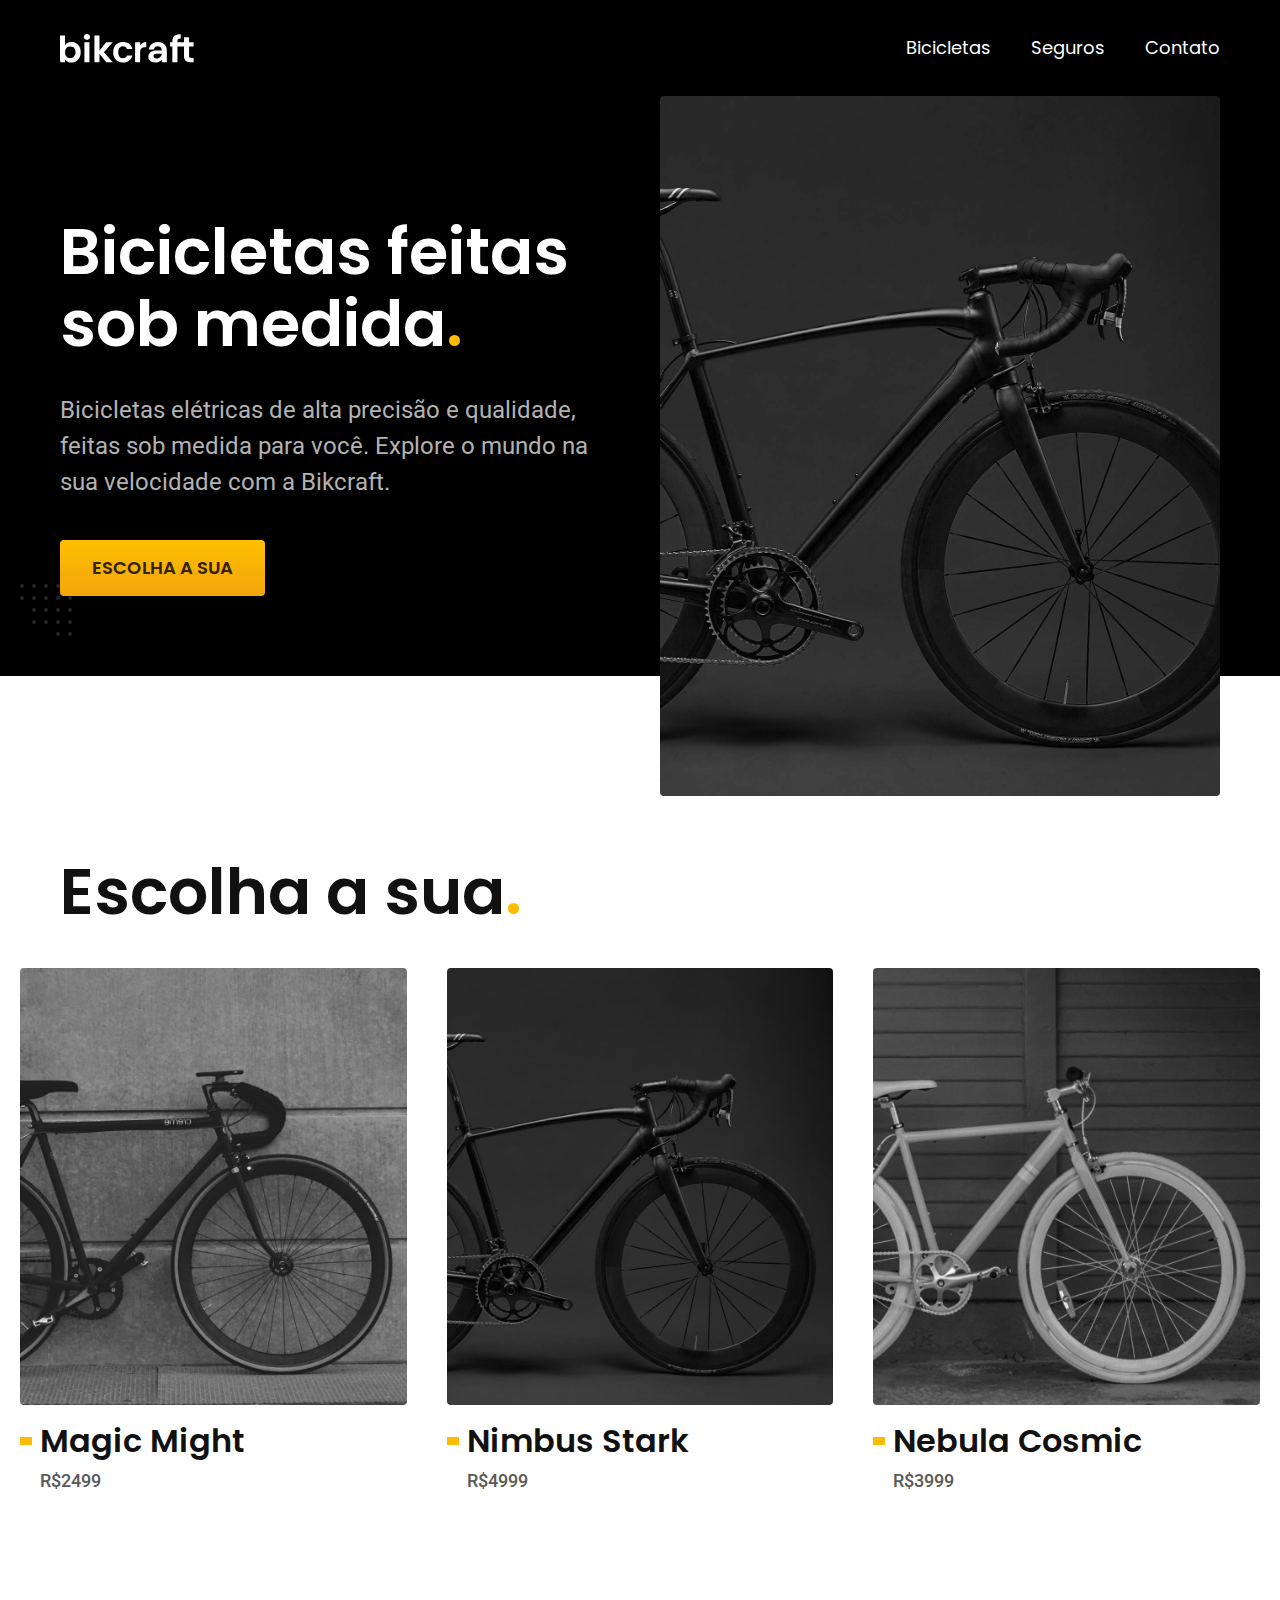
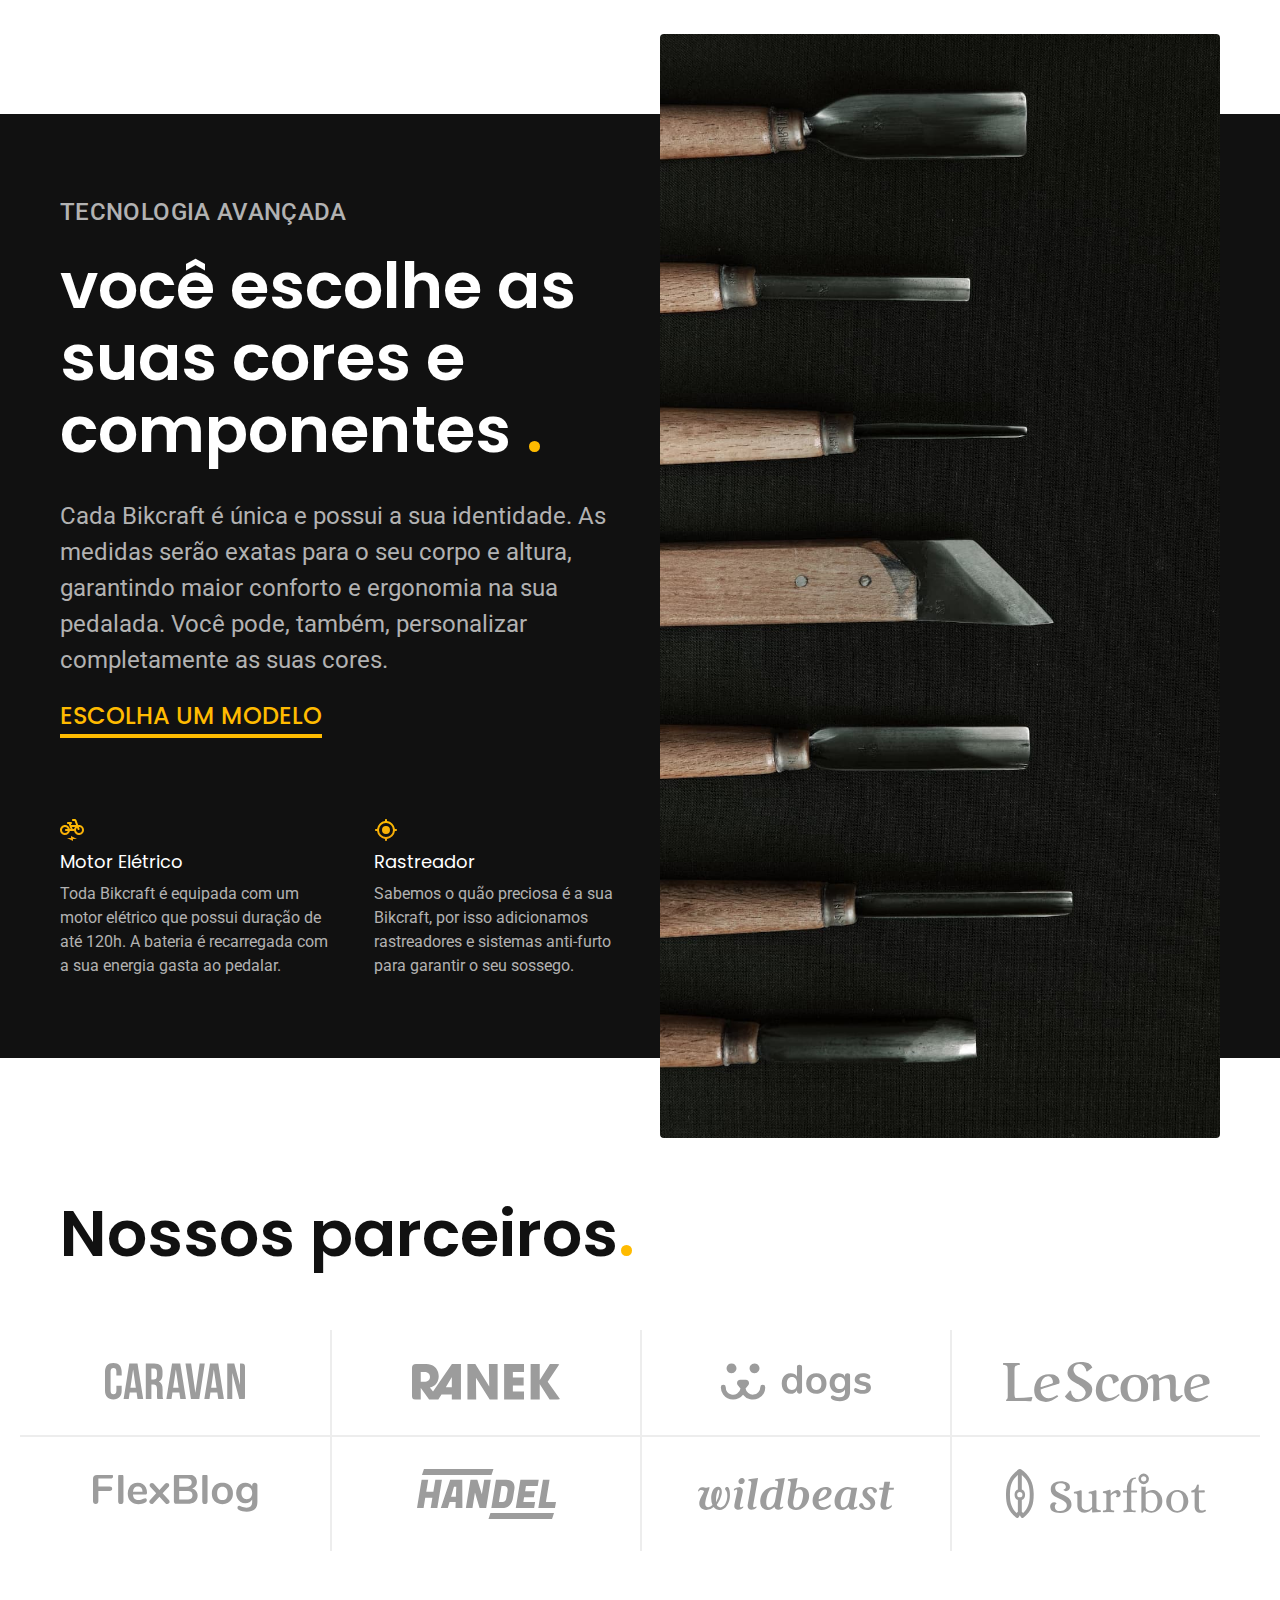
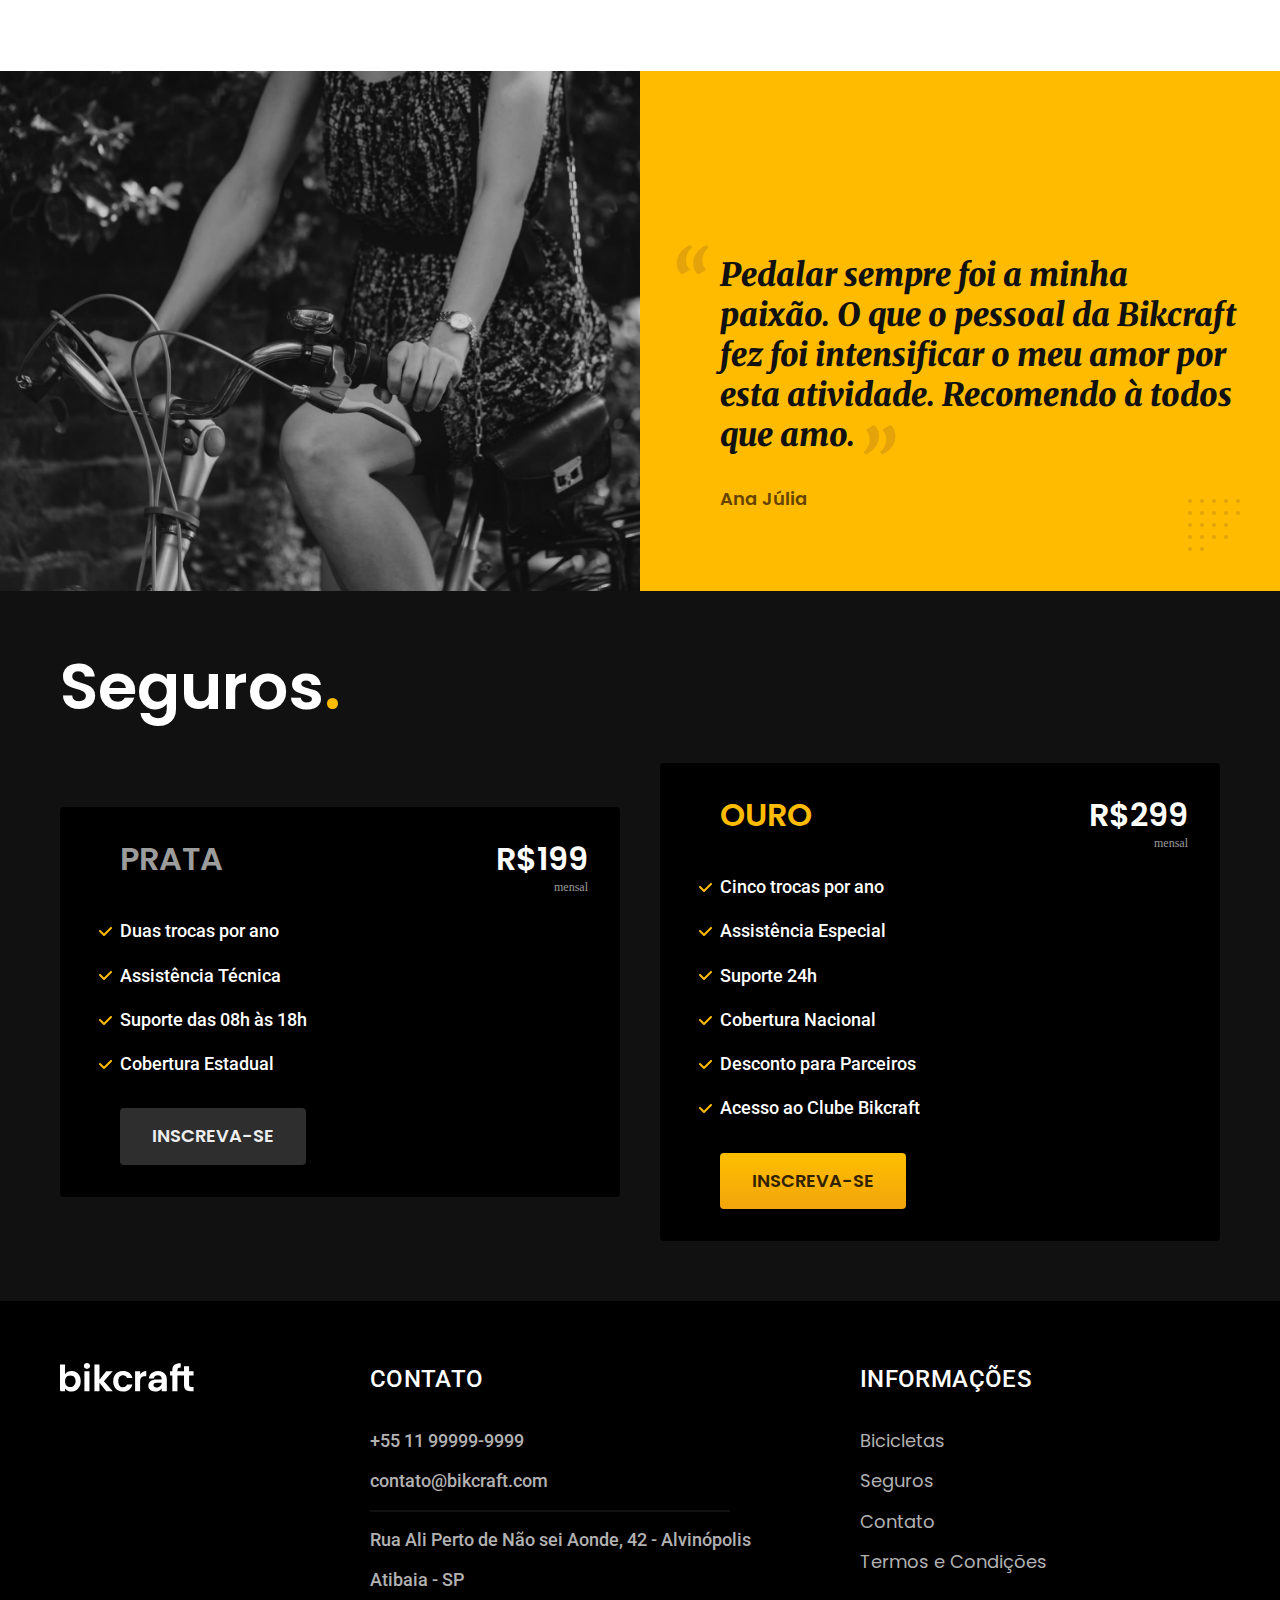
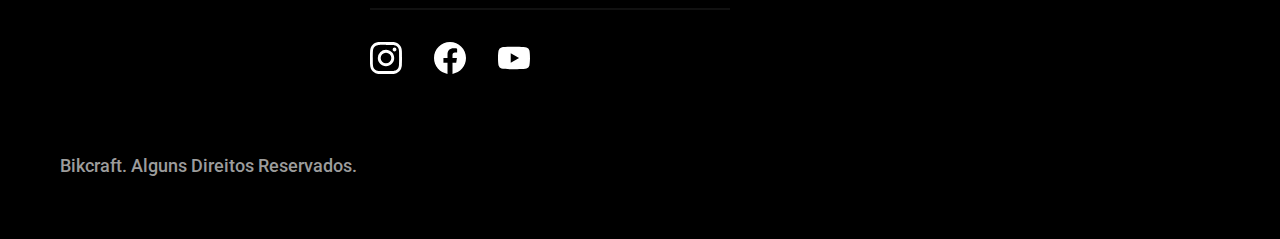
<file: index.html>
<!DOCTYPE html>
<html lang="pt-br">
  <head>
    <meta charset="UTF-8" />
    <meta http-equiv="X-UA-Compatible" content="IE=edge" />
    <meta name="viewport" content="width=device-width, initial-scale=1.0" />
    <meta
      name="description"
      content="Bicicletas elétricas de alta precisão de qualidade, feitas sob medida para o cliente. Explode o mundo na sua velocidade com a Bikcraft."
    />
    <title>Bikcraft - Bicicletas Elétricas</title>

    <!-- FONTS -->
    <link rel="preconnect" href="https://fonts.googleapis.com" />
    <link rel="preconnect" href="https://fonts.gstatic.com" crossorigin />
    <link
      href="https://fonts.googleapis.com/css2?family=Montserrat:wght@200;300&family=Poppins:wght@400;600&family=Roboto:wght@400;500&display=swap"
      rel="stylesheet"
    />
    <link rel="preconnect" href="https://fonts.googleapis.com" />
    <link rel="preconnect" href="https://fonts.gstatic.com" crossorigin />
    <link
      href="https://fonts.googleapis.com/css2?family=Merriweather:ital,wght@1,900&display=swap"
      rel="stylesheet"
    />

    <!-- STYLESHEETS -->
    <link rel="shortcut icon" href="./assets/favicon.svg" type="image/x-icon" />
    <link rel="preload" href="./css/style.min.css" as="style" />
    <link rel="stylesheet" href="./css/style.min.css" />
    <script>
      document.documentElement.classList.add('js');
    </script>
    <link rel="preconnect" href="https://fonts.googleapis.com" />
    <link rel="preconnect" href="https://fonts.gstatic.com" crossorigin />
    <link
      href="https://fonts.googleapis.com/css2?family=Merriweather:ital,wght@1,900&family=Poppins:wght@400;600&family=Roboto:wght@400;500&display=swap"
      rel="stylesheet"
    />
  </head>
  <body>
    <header class="header-bg">
      <div class="header container">
        <a href="./">
          <img
            src="./assets/img/bikcraft.svg"
            width="136"
            height="32"
            alt="Bikcraft"
          />
        </a>
        <nav aria-label="primaria">
          <ul class="header-menu font-1-m cor-0">
            <li><a href="./bicicletas.html">Bicicletas</a></li>
            <li><a href="./seguros.html">Seguros</a></li>
            <li><a href="./contato.html">Contato</a></li>
          </ul>
        </nav>
      </div>
    </header>

    <main class="introducao-bg">
      <div class="introducao container">
        <div class="introducao-conteudo">
          <h1 class="font-1-xxl cor-0 fadeInLeft" data-anime="200">
            Bicicletas feitas sob medida<span class="cor-p1">.</span>
          </h1>
          <p
            class="font-2-l cor-5 fadeInLeft"
            data-anime="400"
            data-clipboard-text=" Bicicletas elétricas de alta precisão e qualidade, feitas sob medida
          para você. Explore o mundo na sua velocidade com a Bikcraft."
          >
            Bicicletas elétricas de alta precisão e qualidade, feitas sob medida
            para você. Explore o mundo na sua velocidade com a Bikcraft.
          </p>
          <a class="btn" href="./bicicletas.html" data-anime="600"
            >Escolha a sua</a
          >
        </div>
        <picture class="fadeInRight" data-anime="800">
          <source
            media="(max-width: 800px)"
            srcset="./assets/img/bicicletas/nimbus.jpg"
            width="1120"
            heigth="680"
          />
          <img
            src="./assets/img/fotos/introducao.jpg"
            width="1280"
            height="1600"
            alt="Bicicleta elétrica preta"
          />
        </picture>
      </div>
    </main>

    <article class="bicicletas-lista">
      <h2 class="container font-1-xxl">
        Escolha a sua<span class="cor-p1">.</span>
      </h2>
      <ul>
        <li>
          <a href="./bicicletas/magic.html">
            <img
              src="./assets/img/bicicletas/magic-home.jpg"
              alt="Bicicleta preta"
            />
            <h3 class="font-1-xl">Magic Might</h3>
            <span class="font-2-m cor-8">R$2499</span>
          </a>
        </li>
        <li>
          <a href="./bicicletas/nimbus.html">
            <img
              src="./assets/img/bicicletas/nimbus-home.jpg"
              alt="Bicicleta preta"
            />
            <h3 class="font-1-xl">Nimbus Stark</h3>
            <span class="font-2-m cor-8">R$4999</span>
          </a>
        </li>
        <li>
          <a href="./bicicletas/nebula.html">
            <img
              src="./assets/img/bicicletas/nebula-home.jpg"
              alt="Bicicleta preta"
            />
            <h3 class="font-1-xl">Nebula Cosmic</h3>
            <span class="font-2-m cor-8">R$3999</span>
          </a>
        </li>
      </ul>
    </article>

    <article class="tecnologia-bg">
      <div class="tecnologia container">
        <div class="tecnologia-conteudo">
          <span class="font-2-l-b cor-5">Tecnologia Avançada</span>
          <h2 class="font-1-xxl cor-0">
            você escolhe as suas cores e componentes
            <span class="cor-p1">.</span>
          </h2>
          <p class="font-2-l cor-5">
            Cada Bikcraft é única e possui a sua identidade. As medidas serão
            exatas para o seu corpo e altura, garantindo maior conforto e
            ergonomia na sua pedalada. Você pode, também, personalizar
            completamente as suas cores.
          </p>
          <a class="link" href="">Escolha um modelo</a>
          <div class="tecnologia-vantagens">
            <div>
              <img src="./assets/img/icones/eletrica.svg" alt="" />
              <h3 class="font-1-m cor-0">Motor Elétrico</h3>
              <p class="font-2-s cor-5">
                Toda Bikcraft é equipada com um motor elétrico que possui
                duração de até 120h. A bateria é recarregada com a sua energia
                gasta ao pedalar.
              </p>
            </div>
            <div>
              <img src="./assets/img/icones/rastreador.svg" alt="" />
              <h3 class="font-1-m cor-0">Rastreador</h3>
              <p class="font-2-s cor-5">
                Sabemos o quão preciosa é a sua Bikcraft, por isso adicionamos
                rastreadores e sistemas anti-furto para garantir o seu sossego.
              </p>
            </div>
          </div>
        </div>
        <div class="tecnologia-imagem">
          <img src="./assets/img/fotos/tecnologia.jpg" alt="" />
        </div>
      </div>
    </article>

    <section class="parceiros" aria-label="Nossos Parceiros">
      <h2 class="container font-1-xxl">
        Nossos parceiros<span class="cor-p1">.</span>
      </h2>
      <ul>
        <li><img src="./assets/img/parceiros/caravan.svg" alt="caravan" /></li>
        <li><img src="./assets/img/parceiros/ranek.svg" alt="ranek" /></li>
        <li><img src="./assets/img/parceiros/dogs.svg" alt="dogs" /></li>
        <li><img src="./assets/img/parceiros/lescone.svg" alt="lescone" /></li>
        <li>
          <img src="./assets/img/parceiros/flexblog.svg" alt="flexblog" />
        </li>
        <li>
          <img src="./assets/img/parceiros/handel.svg" alt="handel" />
        </li>
        <li>
          <img src="./assets/img/parceiros/wildbeast.svg" alt="wildbeast" />
        </li>
        <li><img src="./assets/img/parceiros/surfbot.svg" alt="surfbot" /></li>
      </ul>
    </section>

    <section class="depoimento" aria-label="depoimneto">
      <div>
        <img
          src="./assets/img/fotos/depoimento.jpg"
          alt="Pessoa pedalando uma bicicleta Bikcraft"
        />
      </div>
      <div class="depoimento-conteudo">
        <blockquote class="font-1-xl cor p-5">
          <p>
            Pedalar sempre foi a minha paixão. O que o pessoal da Bikcraft fez
            foi intensificar o meu amor por esta atividade. Recomendo à todos
            que amo.
          </p>
        </blockquote>
        <span class="font-1-m-b cor-p4">Ana Júlia</span>
      </div>
    </section>

    <article class="seguros-bg">
      <div class="seguros container">
        <h2 class="font-1-xxl cor-0">Seguros<span class="cor-p1">.</span></h2>
        <div class="seguros-item">
          <h3 class="font-1-xl cor-6">PRATA</h3>
          <span class="font-1-xl cor-0"
            >R$199 <span class="font-1-xs cor-6">mensal</span></span
          >
          <ul class="font-2-m cor-0">
            <li>Duas trocas por ano</li>
            <li>Assistência Técnica</li>
            <li>Suporte das 08h às 18h</li>
            <li>Cobertura Estadual</li>
          </ul>
          <a class="btn secundario" href="./orcamento.html">Inscreva-se</a>
        </div>

        <div class="seguros-item">
          <h3 class="font-1-xl cor-p1">OURO</h3>
          <span class="font-1-xl cor-0"
            >R$299 <span class="font-1-xs cor-6">mensal</span></span
          >
          <ul class="font-2-m cor-0">
            <li>Cinco trocas por ano</li>
            <li>Assistência Especial</li>
            <li>Suporte 24h</li>
            <li>Cobertura Nacional</li>
            <li>Desconto para Parceiros</li>
            <li>Acesso ao Clube Bikcraft</li>
          </ul>
          <a class="btn" href="./orcamento.html">Inscreva-se</a>
        </div>
      </div>
    </article>
    <footer class="footer-bg">
      <div class="footer container">
        <img src="./assets/img/bikcraft.svg" alt="Bikcraft" />
        <div class="footer-contato">
          <h3 class="font-2-l-b cor-0">Contato</h3>
          <ul class="cor-5 font-2-m">
            <li><a href="tel:+5511999999999">+55 11 99999-9999</a></li>
            <li>
              <a href="mailto:contato@bikctaft.com">contato@bikcraft.com</a>
            </li>
            <li>Rua Ali Perto de Não sei Aonde, 42 - Alvinópolis</li>
            <li>Atibaia - SP</li>
          </ul>
          <div class="footer-redes">
            <a href="./">
              <img src="./assets/img/redes/instagram.svg" alt="Instagram" />
            </a>
            <a href="./">
              <img src="./assets/img/redes/facebook.svg" alt="facebook" />
            </a>
            <a href="./">
              <img src="./assets/img/redes/youtube.svg" alt="youtube" />
            </a>
          </div>
        </div>
        <div class="footer-informacoes">
          <h3 class="font-2-l-b cor-0">Informações</h3>
          <nav>
            <ul class="font-1-m cor-5">
              <li><a href="./bicicletas.html">Bicicletas</a></li>
              <li><a href="./seguros.html">Seguros</a></li>
              <li><a href="./contato.html">Contato</a></li>
              <li><a href="./termos.html">Termos e Condições</a></li>
            </ul>
          </nav>
        </div>
        <p class="footer-copy font-2-m cor-6">
          Bikcraft. Alguns Direitos Reservados.
        </p>
      </div>
    </footer>
    <script src="./JS/plugin/simple-anime.js"></script>
    <script src="./JS/plugin/clipboard.min.js"></script>
    <script src="./JS/script.js"></script>
  </body>
</html>
</file>
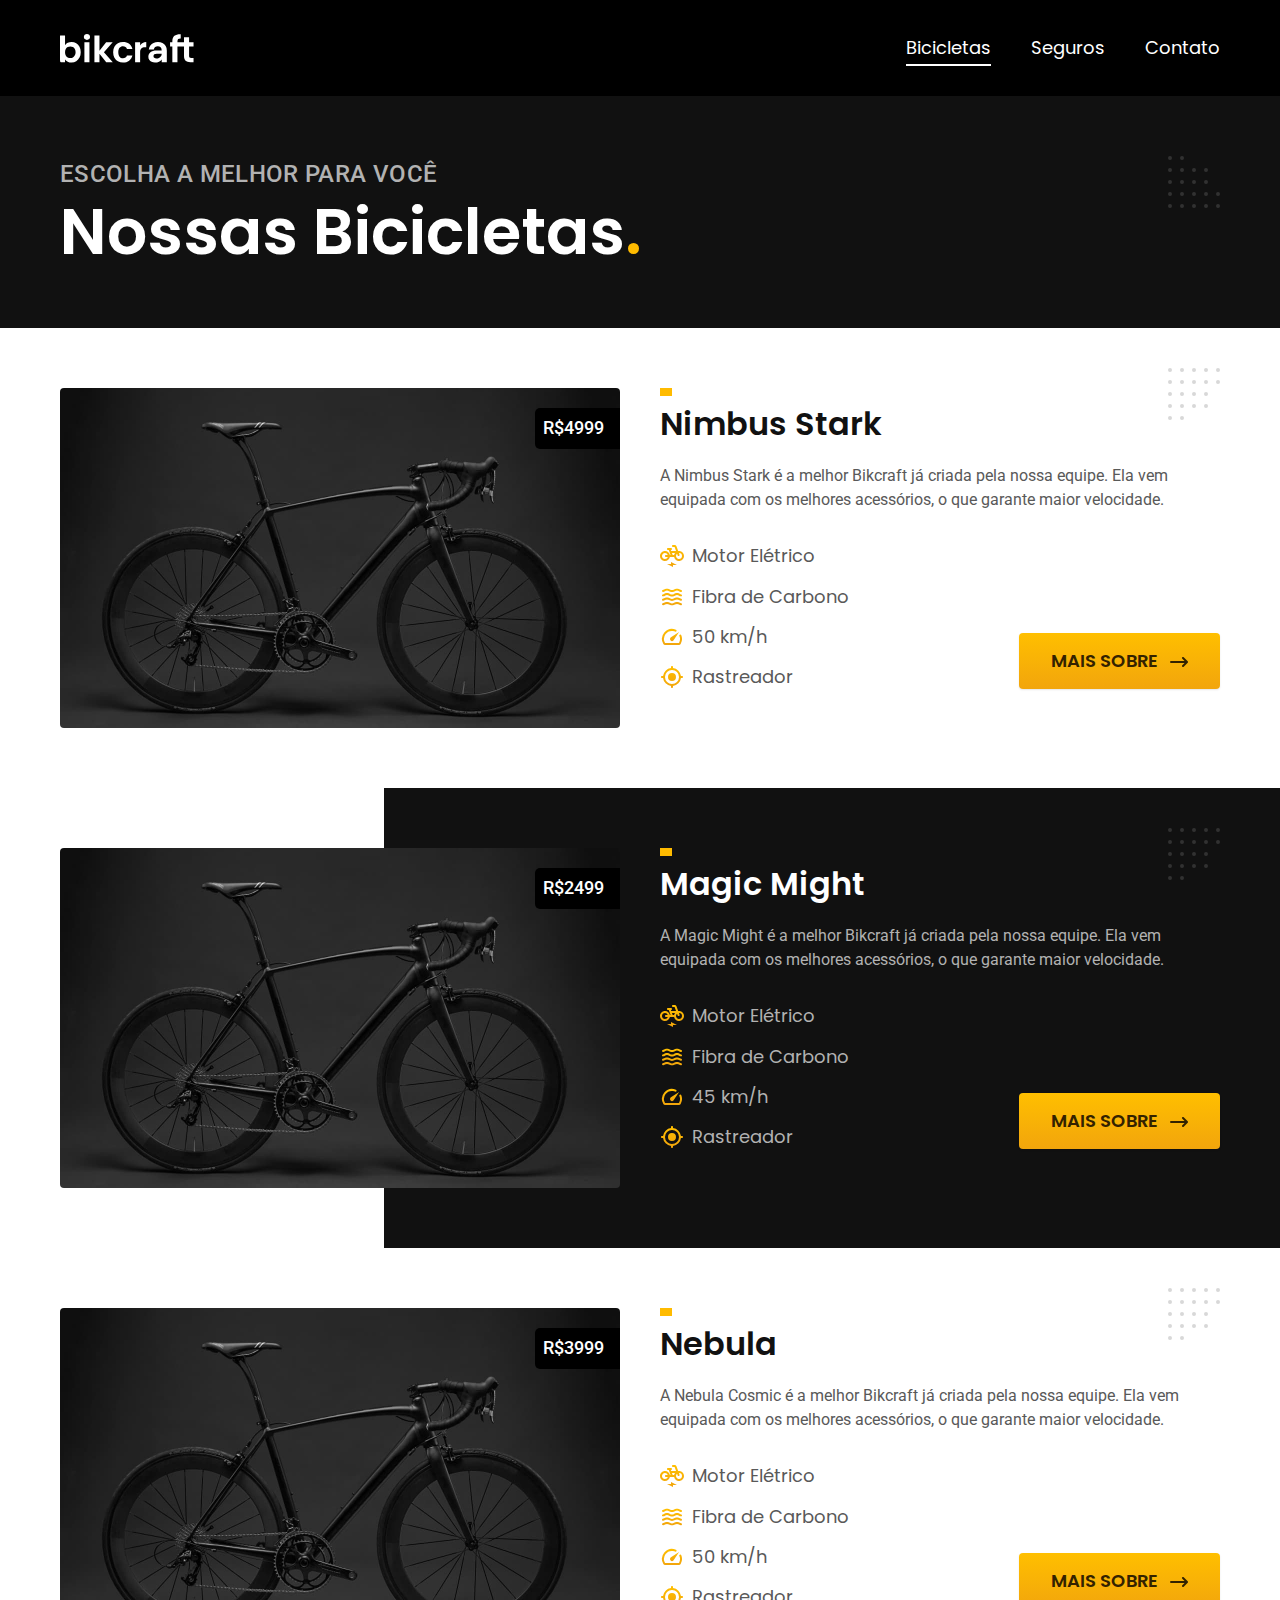
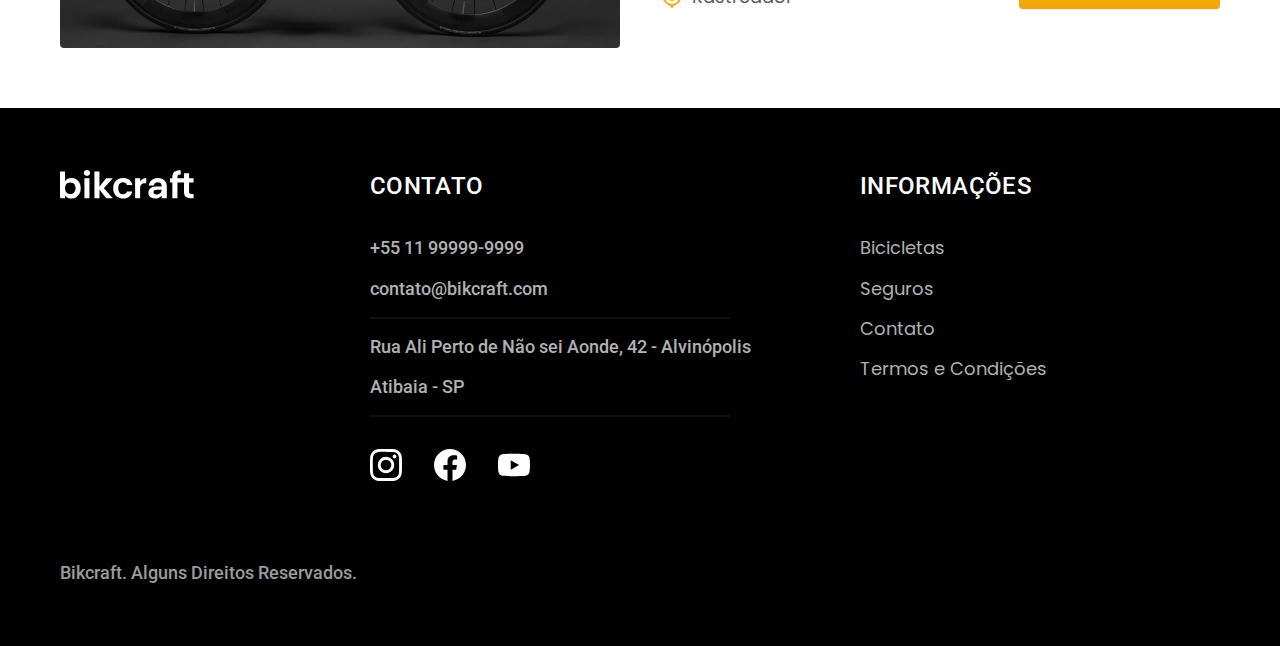
<file: bicicletas.html>
<!DOCTYPE html>
<html lang="pt-br">
  <head>
    <meta charset="UTF-8" />
    <meta http-equiv="X-UA-Compatible" content="IE=edge" />
    <meta name="viewport" content="width=device-width, initial-scale=1.0" />
    <meta name="description" content="Termos e Condições" />
    <title>Bicicletas - Bikcraft</title>

    <!-- FONTS -->
    <link rel="preconnect" href="https://fonts.googleapis.com" />
    <link rel="preconnect" href="https://fonts.gstatic.com" crossorigin />
    <link
      href="https://fonts.googleapis.com/css2?family=Montserrat:wght@200;300&family=Poppins:wght@400;600&family=Roboto:wght@400;500&display=swap"
      rel="stylesheet"
    />
    <link rel="preconnect" href="https://fonts.googleapis.com" />
    <link rel="preconnect" href="https://fonts.gstatic.com" crossorigin />
    <link
      href="https://fonts.googleapis.com/css2?family=Merriweather:ital,wght@1,900&display=swap"
      rel="stylesheet"
    />

    <!-- STYLESHEETS -->
    <link rel="shortcut icon" href="./assets/favicon.svg" type="image/x-icon" />
    <link rel="preload" href="./css/style.min.css" as="style" />
    <link rel="stylesheet" href="./css/style.min.css" />
    <script>
      document.documentElement.classList.add('js');
    </script>
    <link rel="preconnect" href="https://fonts.googleapis.com" />
    <link rel="preconnect" href="https://fonts.gstatic.com" crossorigin />
    <link
      href="https://fonts.googleapis.com/css2?family=Merriweather:ital,wght@1,900&family=Poppins:wght@400;600&family=Roboto:wght@400;500&display=swap"
      rel="stylesheet"
    />
  </head>
  <body id="bicicletas">
    <header class="header-bg">
      <div class="header container">
        <a href="./">
          <img src="./assets/img/bikcraft.svg" alt="Bikcraft" />
        </a>
        <nav aria-label="primaria">
          <ul class="header-menu font-1-m cor-0">
            <li><a href="./bicicletas.html">Bicicletas</a></li>
            <li><a href="./seguros.html">Seguros</a></li>
            <li><a href="./contato.html">Contato</a></li>
          </ul>
        </nav>
      </div>
    </header>
    <main>
      <div class="titulo-bg">
        <div class="titulo container">
          <p class="font-2-l-b cor-5">Escolha a melhor para você</p>
          <h1 class="font-1-xxl cor-0">
            Nossas Bicicletas<span class="cor-p1">.</span>
          </h1>
        </div>
      </div>

      <div class="bicicletas-bg">
        <div class="bicicletas container">
          <div class="bicicletas-imagem">
            <img
              src="./assets/img/bicicletas/nimbus.jpg"
              alt="Bicicleta Preta"
            />
            <span class="font-2-m cor-0">R$4999</span>
          </div>
          <div class="bicicletas-conteudo">
            <h2 class="font-1-xl">Nimbus Stark</h2>
            <p class="font-2-s cor-8">
              A Nimbus Stark é a melhor Bikcraft já criada pela nossa equipe.
              Ela vem equipada com os melhores acessórios, o que garante maior
              velocidade.
            </p>
            <ul class="font-1-m cor-8">
              <li>
                <img src="./assets/img/icones/eletrica.svg" alt="" />Motor
                Elétrico
              </li>
              <li>
                <img src="./assets/img/icones/carbono.svg" alt="" />Fibra de
                Carbono
              </li>
              <li>
                <img src="./assets/img/icones/velocidade.svg" alt="" />50 km/h
              </li>
              <li>
                <img
                  src="./assets/img/icones/rastreador.svg"
                  alt=""
                />Rastreador
              </li>
            </ul>
            <a class="btn seta" href="./bicicletas/nimbus.html">Mais Sobre</a>
          </div>
        </div>
      </div>
      <div class="bicicletas-bg">
        <div class="bicicletas container">
          <div class="bicicletas-imagem">
            <img
              src="./assets/img/bicicletas/nimbus.jpg"
              alt="Bicicleta Preta"
            />
            <span class="font-2-m cor-0">R$2499</span>
          </div>
          <div class="bicicletas-conteudo">
            <h2 class="font-1-xl cor-0">Magic Might</h2>
            <p class="font-2-s cor-5">
              A Magic Might é a melhor Bikcraft já criada pela nossa equipe. Ela
              vem equipada com os melhores acessórios, o que garante maior
              velocidade.
            </p>
            <ul class="font-1-m cor-5">
              <li>
                <img src="./assets/img/icones/eletrica.svg" alt="" />Motor
                Elétrico
              </li>
              <li>
                <img src="./assets/img/icones/carbono.svg" alt="" />Fibra de
                Carbono
              </li>
              <li>
                <img src="./assets/img/icones/velocidade.svg" alt="" />45 km/h
              </li>
              <li>
                <img
                  src="./assets/img/icones/rastreador.svg"
                  alt=""
                />Rastreador
              </li>
            </ul>
            <a class="btn seta" href="./bicicletas/magic.html">Mais Sobre</a>
          </div>
        </div>
      </div>
      <div class="bicicletas-bg">
        <div class="bicicletas container">
          <div class="bicicletas-imagem">
            <img
              src="./assets/img/bicicletas/nimbus.jpg"
              alt="Bicicleta Preta"
            />
            <span class="font-2-m cor-0">R$3999</span>
          </div>
          <div class="bicicletas-conteudo">
            <h2 class="font-1-xl">Nebula</h2>
            <p class="font-2-s cor-8">
              A Nebula Cosmic é a melhor Bikcraft já criada pela nossa equipe.
              Ela vem equipada com os melhores acessórios, o que garante maior
              velocidade.
            </p>
            <ul class="font-1-m cor-8">
              <li>
                <img src="./assets/img/icones/eletrica.svg" alt="" />Motor
                Elétrico
              </li>
              <li>
                <img src="./assets/img/icones/carbono.svg" alt="" />Fibra de
                Carbono
              </li>
              <li>
                <img src="./assets/img/icones/velocidade.svg" alt="" />50 km/h
              </li>
              <li>
                <img
                  src="./assets/img/icones/rastreador.svg"
                  alt=""
                />Rastreador
              </li>
            </ul>
            <a class="btn seta" href="./bicicletas/nebula.html">Mais Sobre</a>
          </div>
        </div>
      </div>
    </main>

    <footer class="footer-bg">
      <div class="footer container">
        <img src="./assets/img/bikcraft.svg" alt="Bikcraft" />
        <div class="footer-contato">
          <h3 class="font-2-l-b cor-0">Contato</h3>
          <ul class="cor-5 font-2-m">
            <li><a href="tel:+5511999999999">+55 11 99999-9999</a></li>
            <li>
              <a href="mailto:contato@bikctaft.com">contato@bikcraft.com</a>
            </li>
            <li>Rua Ali Perto de Não sei Aonde, 42 - Alvinópolis</li>
            <li>Atibaia - SP</li>
          </ul>
          <div class="footer-redes">
            <a href="./">
              <img src="./assets/img/redes/instagram.svg" alt="Instagram" />
            </a>
            <a href="./">
              <img src="./assets/img/redes/facebook.svg" alt="facebook" />
            </a>
            <a href="./">
              <img src="./assets/img/redes/youtube.svg" alt="youtube" />
            </a>
          </div>
        </div>
        <div class="footer-informacoes">
          <h3 class="font-2-l-b cor-0">Informações</h3>
          <nav>
            <ul class="font-1-m cor-5">
              <li><a href="./bicicletas.html">Bicicletas</a></li>
              <li><a href="./seguros.html">Seguros</a></li>
              <li><a href="./contato.html">Contato</a></li>
              <li><a href="./termos.html">Termos e Condições</a></li>
            </ul>
          </nav>
        </div>
        <p class="footer-copy font-2-m cor-6">
          Bikcraft. Alguns Direitos Reservados.
        </p>
      </div>
    </footer>
    <script src="./JS/script.js"></script>
  </body>
</html>
</file>
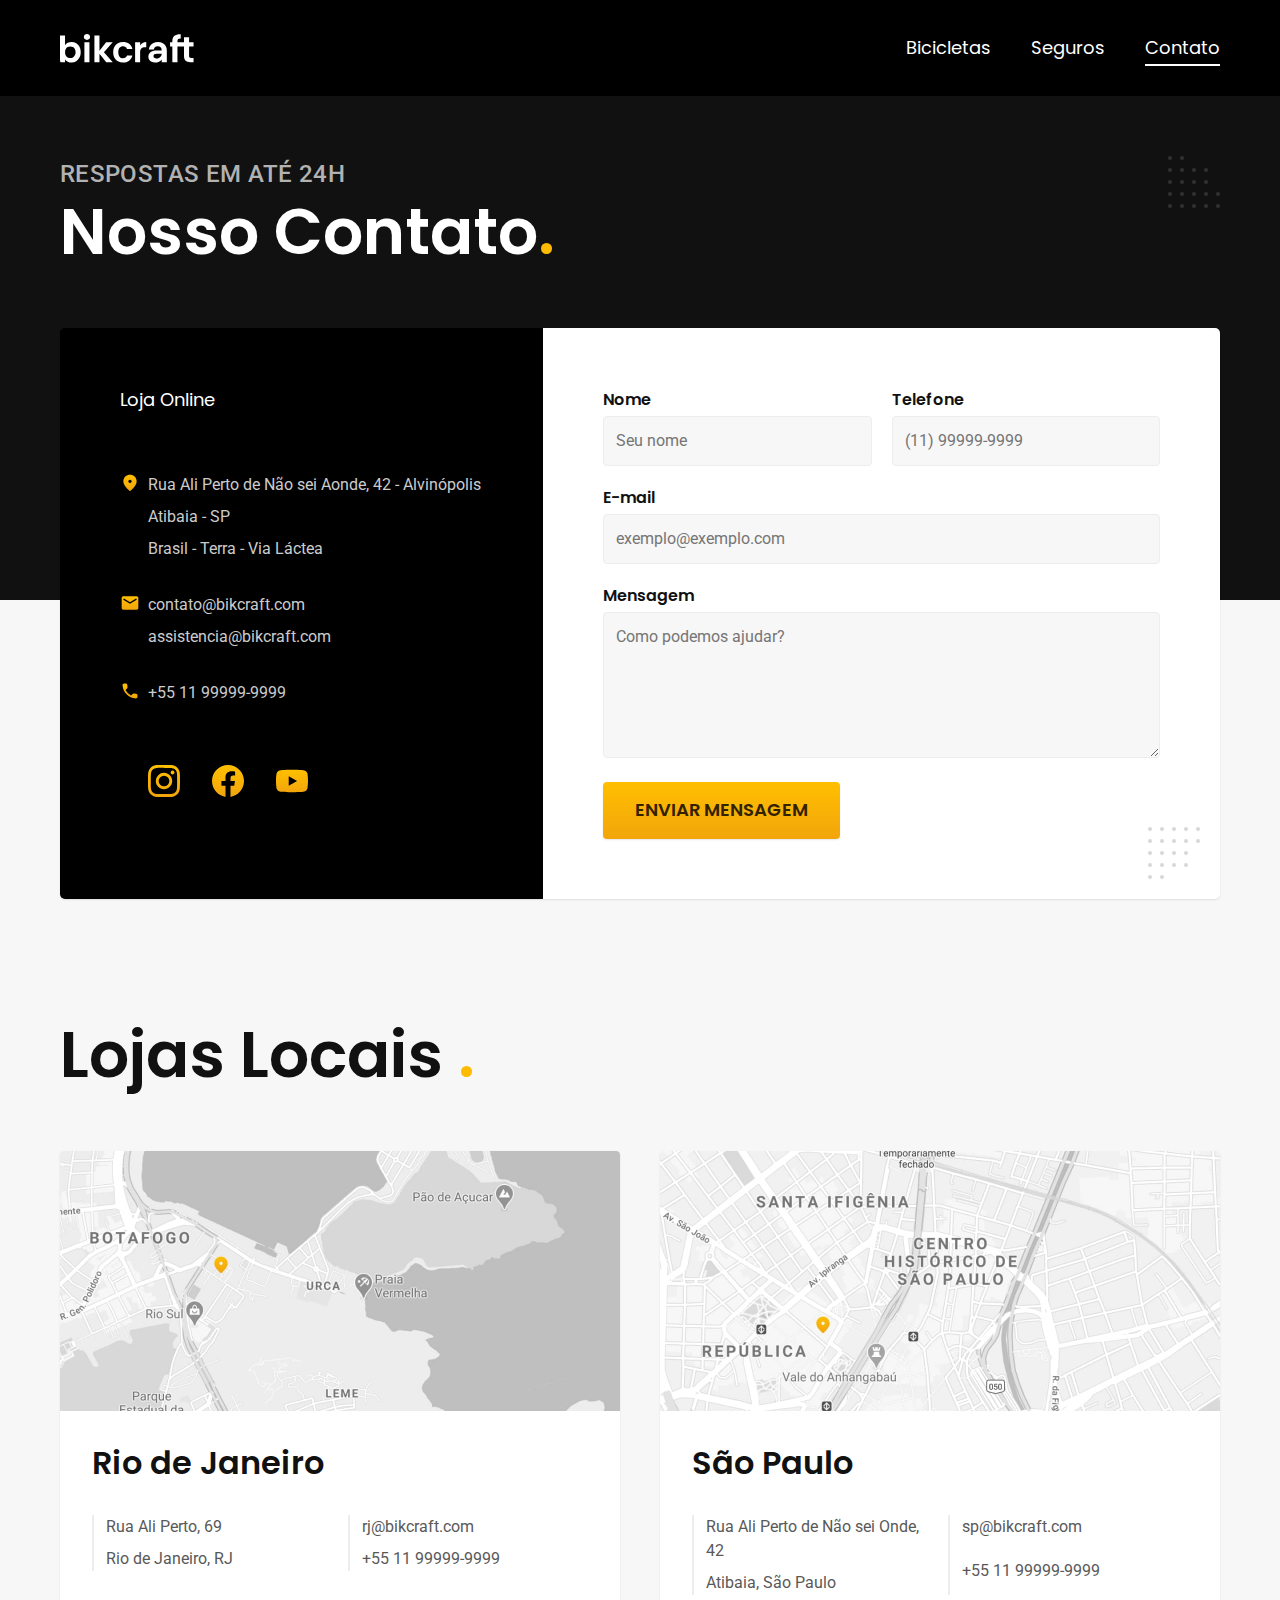
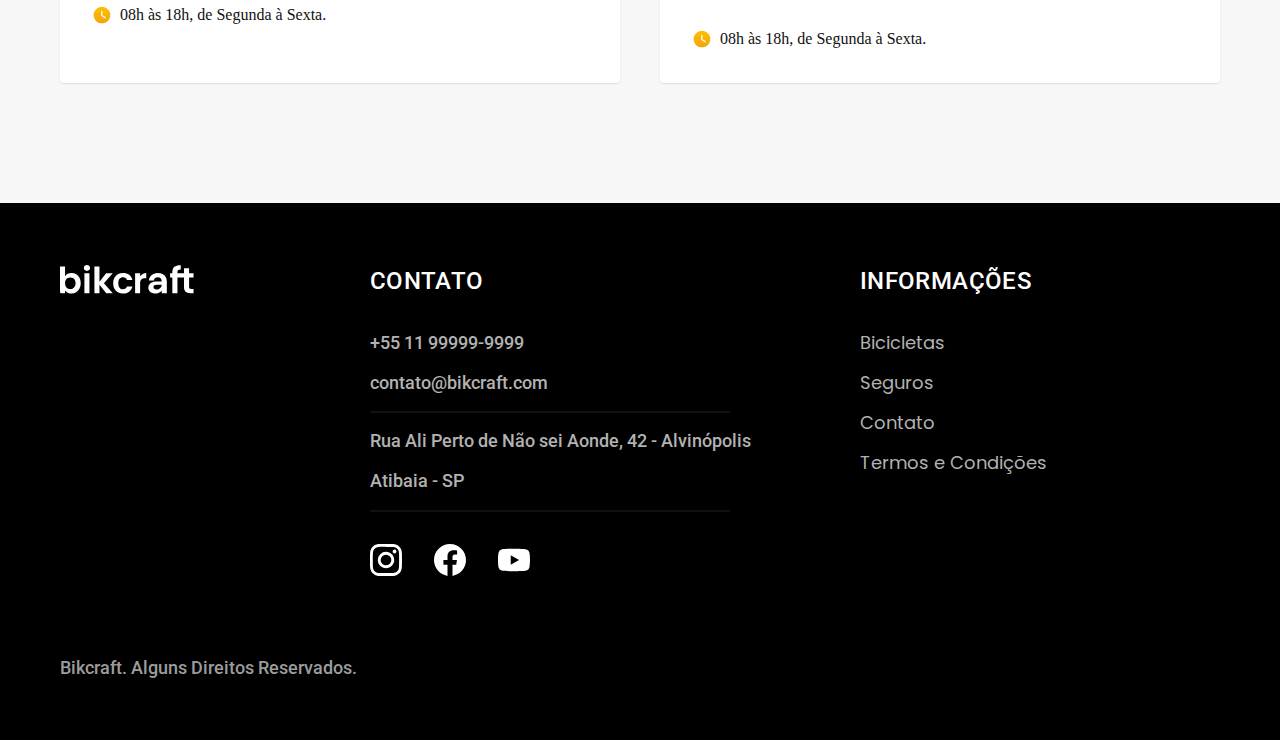
<file: contato.html>
<!DOCTYPE html>
<html lang="pt-br">
  <head>
    <meta charset="UTF-8" />
    <meta http-equiv="X-UA-Compatible" content="IE=edge" />
    <meta name="viewport" content="width=device-width, initial-scale=1.0" />
    <meta name="description" content="Contato Bikcraft" />
    <title>Contato - Bikcraft</title>

    <!-- FONTS -->
    <link rel="preconnect" href="https://fonts.googleapis.com" />
    <link rel="preconnect" href="https://fonts.gstatic.com" crossorigin />
    <link
      href="https://fonts.googleapis.com/css2?family=Montserrat:wght@200;300&family=Poppins:wght@400;600&family=Roboto:wght@400;500&display=swap"
      rel="stylesheet"
    />
    <link rel="preconnect" href="https://fonts.googleapis.com" />
    <link rel="preconnect" href="https://fonts.gstatic.com" crossorigin />
    <link
      href="https://fonts.googleapis.com/css2?family=Merriweather:ital,wght@1,900&display=swap"
      rel="stylesheet"
    />

    <!-- STYLESHEETS -->
    <link rel="shortcut icon" href="./assets/favicon.svg" type="image/x-icon" />
    <link rel="preload" href="./css/style.min.css" as="style" />
    <link rel="stylesheet" href="./css/style.min.css" />
    <script>
      document.documentElement.classList.add('js');
    </script>
    <link rel="preconnect" href="https://fonts.googleapis.com" />
    <link rel="preconnect" href="https://fonts.gstatic.com" crossorigin />
    <link
      href="https://fonts.googleapis.com/css2?family=Merriweather:ital,wght@1,900&family=Poppins:wght@400;600&family=Roboto:wght@400;500&display=swap"
      rel="stylesheet"
    />
  </head>
  <body id="contato">
    <header class="header-bg">
      <div class="header container">
        <a href="./">
          <img src="./assets/img/bikcraft.svg" alt="Bikcraft" />
        </a>
        <nav aria-label="primaria">
          <ul class="header-menu font-1-m cor-0">
            <li><a href="./bicicletas.html">Bicicletas</a></li>
            <li><a href="./seguros.html">Seguros</a></li>
            <li><a href="./contato.html">Contato</a></li>
          </ul>
        </nav>
      </div>
    </header>
    <main>
      <div class="titulo-bg">
        <div class="titulo container">
          <p class="font-2-l-b cor-5">Respostas em até 24h</p>
          <h1 class="font-1-xxl cor-0">
            Nosso Contato<span class="cor-p1">.</span>
          </h1>
        </div>
      </div>
      <div class="contato container">
        <section class="contato-dados" aria-label="Endereço">
          <h2 class="font-1-m cor-0">Loja Online</h2>
          <div class="contato-endereco font-2-s cor-4">
            <p>Rua Ali Perto de Não sei Aonde, 42 - Alvinópolis</p>
            <p>Atibaia - SP</p>
            <p>Brasil - Terra - Via Láctea</p>
          </div>
          <address class="contato-meios font-2-s cor-4">
            <a href="mailto:contato@bikcraft.com">contato@bikcraft.com</a>
            <a href="mailto:assistencia@bikcraft.com"
              >assistencia@bikcraft.com</a
            >
            <a href="tel:+55 11 99999-9999">+55 11 99999-9999</a>
          </address>
          <div class="contato-redes">
            <a href="./">
              <img src="./assets/img/redes/instagram-p.svg" alt="Instagram" />
            </a>
            <a href="./">
              <img src="./assets/img/redes/facebook-p.svg" alt="facebook" />
            </a>
            <a href="./">
              <img src="./assets/img/redes/youtube-p.svg" alt="youtube" />
            </a>
          </div>
        </section>
        <section class="contato-formulario" aria-label="Formulário">
          <form class="form" action="./contato.html">
            <div>
              <label for="nome">Nome</label>
              <input type="text" id="nome" name="nome" placeholder="Seu nome" />
            </div>
            <div>
              <label for="telefone">Telefone</label>
              <input
                type="tel"
                id="telefone"
                name="telefone"
                placeholder="(11) 99999-9999"
              />
            </div>
            <div class="col-2">
              <label for="email">E-mail</label>
              <input
                type="email"
                id="email"
                name="email"
                placeholder="exemplo@exemplo.com"
              />
            </div>
            <div class="col-2">
              <label for="mensagem ">Mensagem</label>
              <textarea
                rows="5"
                id="mensagem"
                name="mensagem"
                placeholder="Como podemos ajudar?"
              ></textarea>
            </div>
            <button class="btn col-2">Enviar Mensagem</button>
          </form>
        </section>
      </div>
    </main>
    <article class="lojas container">
      <h2 class="font-1-xxl">Lojas Locais <span class="cor-p1">.</span></h2>
      <div class="lojas-item">
        <img
          src="./assets/img/lojas/rj.jpg"
          alt="mapa marcando o endereço em Rua Ali Perto de Não sei Onde, 42 - Atibaia - SP "
        />
        <div class="lojas-conteudo">
          <h3 class="font-1-xl">Rio de Janeiro</h3>
          <div class="lojas-dados font-2-s cor-8">
            <p>Rua Ali Perto, 69</p>
            <p>Rio de Janeiro, RJ</p>
          </div>
          <div class="lojas-dados font-2-s cor-8">
            <a href="mailto:rj@bikcraft.com">rj@bikcraft.com</a>
            <a href="tel:+5511999999999">+55 11 99999-9999</a>
          </div>
          <p class="lojas-horario font-1-s">
            <img src="./assets/img/icones/horario.svg" alt="" />08h às 18h, de
            Segunda à Sexta.
          </p>
        </div>
      </div>
      <div class="lojas-item">
        <img
          src="./assets/img/lojas/sp.jpg"
          alt="mapa marcando o endereço em Rua Ali Perto de Não sei Onde, 42 - Atibaia - SP "
        />
        <div class="lojas-conteudo">
          <h3 class="font-1-xl">São Paulo</h3>
          <div class="lojas-dados font-2-s cor-8">
            <p>Rua Ali Perto de Não sei Onde, 42</p>
            <p>Atibaia, São Paulo</p>
          </div>
          <div class="lojas-dados font-2-s cor-8">
            <a href="mailto:sp@bikcraft.com">sp@bikcraft.com</a>
            <a href="tel:+5511999999999">+55 11 99999-9999</a>
          </div>
          <p class="lojas-horario font-1-s">
            <img src="./assets/img/icones/horario.svg" alt="" />08h às 18h, de
            Segunda à Sexta.
          </p>
        </div>
      </div>
    </article>
    <footer class="footer-bg">
      <div class="footer container">
        <img src="./assets/img/bikcraft.svg" alt="Bikcraft" />
        <div class="footer-contato">
          <h3 class="font-2-l-b cor-0">Contato</h3>
          <ul class="cor-5 font-2-m">
            <li><a href="tel:+5511999999999">+55 11 99999-9999</a></li>
            <li>
              <a href="mailto:contato@bikctaft.com">contato@bikcraft.com</a>
            </li>
            <li>Rua Ali Perto de Não sei Aonde, 42 - Alvinópolis</li>
            <li>Atibaia - SP</li>
          </ul>
          <div class="footer-redes">
            <a href="./">
              <img src="./assets/img/redes/instagram.svg" alt="Instagram" />
            </a>
            <a href="./">
              <img src="./assets/img/redes/facebook.svg" alt="facebook" />
            </a>
            <a href="./">
              <img src="./assets/img/redes/youtube.svg" alt="youtube" />
            </a>
          </div>
        </div>
        <div class="footer-informacoes">
          <h3 class="font-2-l-b cor-0">Informações</h3>
          <nav>
            <ul class="font-1-m cor-5">
              <li><a href="./bicicletas.html">Bicicletas</a></li>
              <li><a href="./seguros.html">Seguros</a></li>
              <li><a href="./contato.html">Contato</a></li>
              <li><a href="./termos.html">Termos e Condições</a></li>
            </ul>
          </nav>
        </div>
        <p class="footer-copy font-2-m cor-6">
          Bikcraft. Alguns Direitos Reservados.
        </p>
      </div>
    </footer>
    <script src="./JS/script.js"></script>
  </body>
</html>
</file>
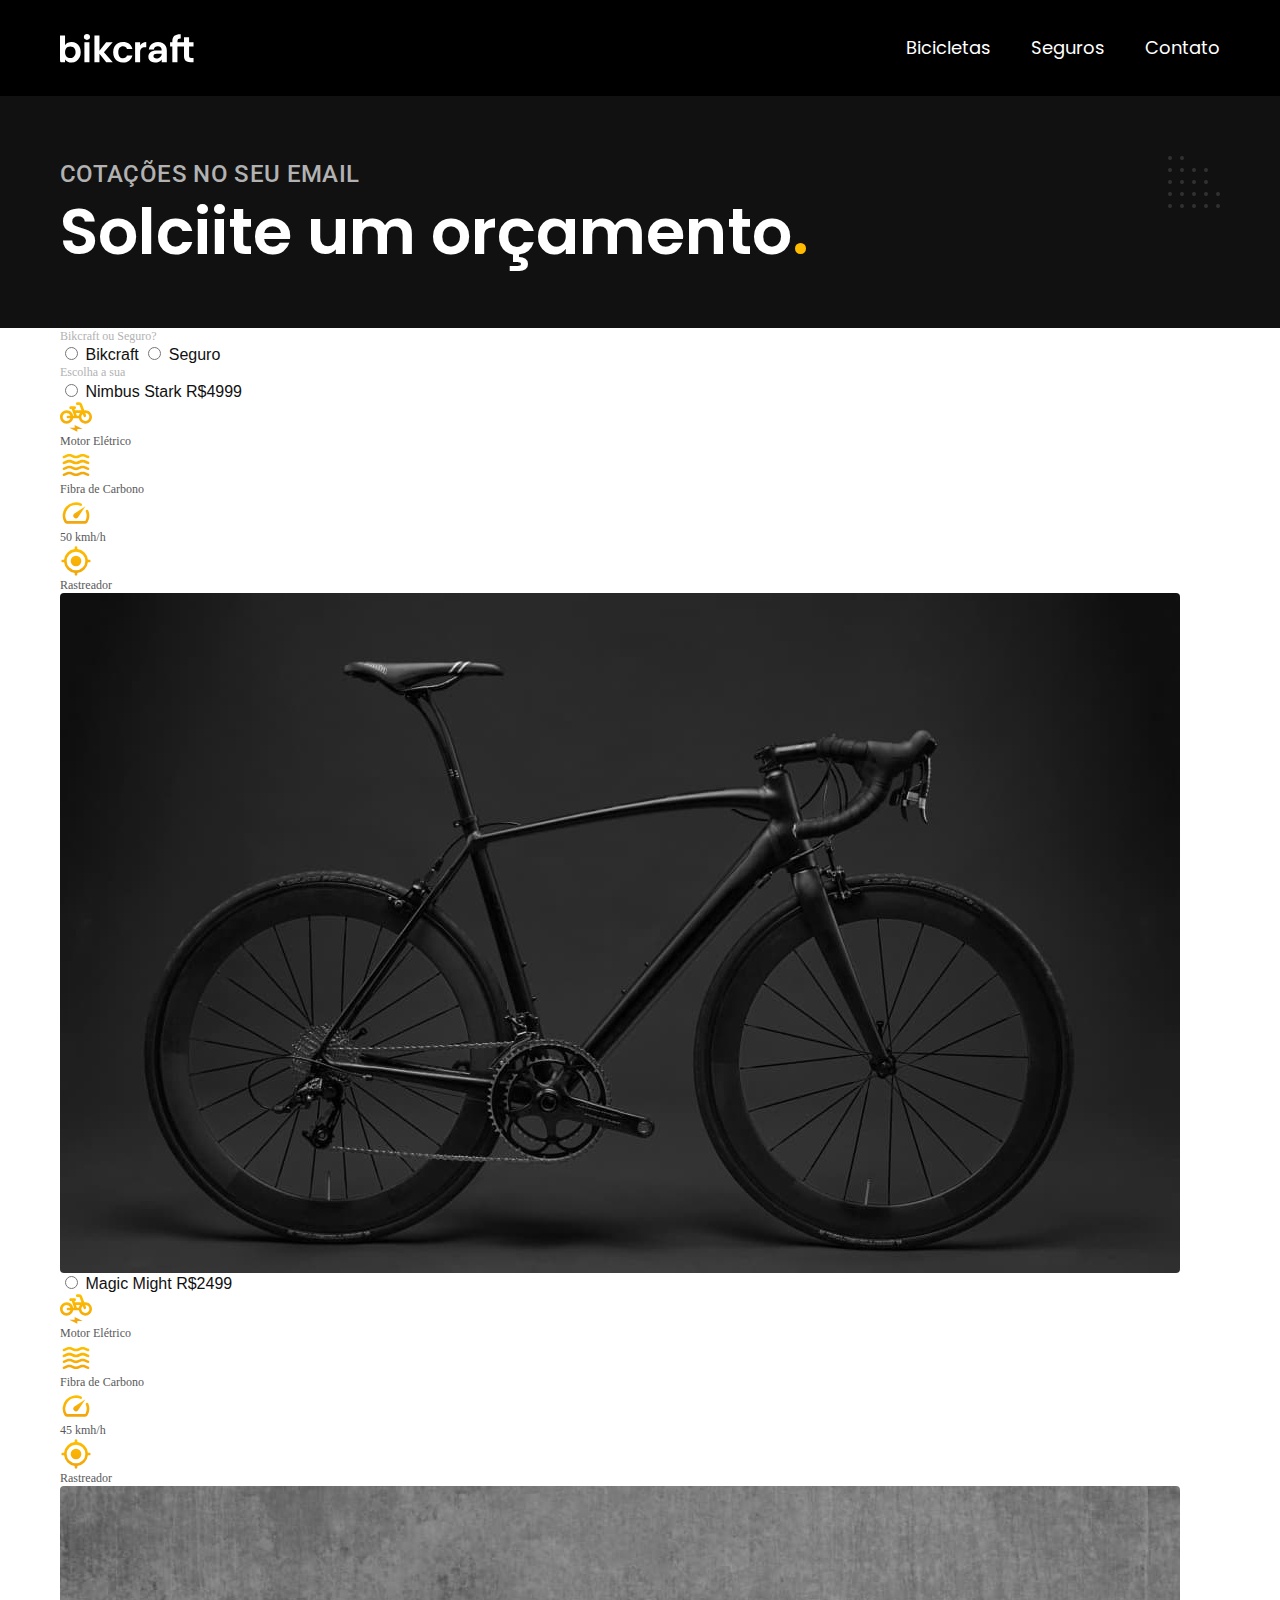
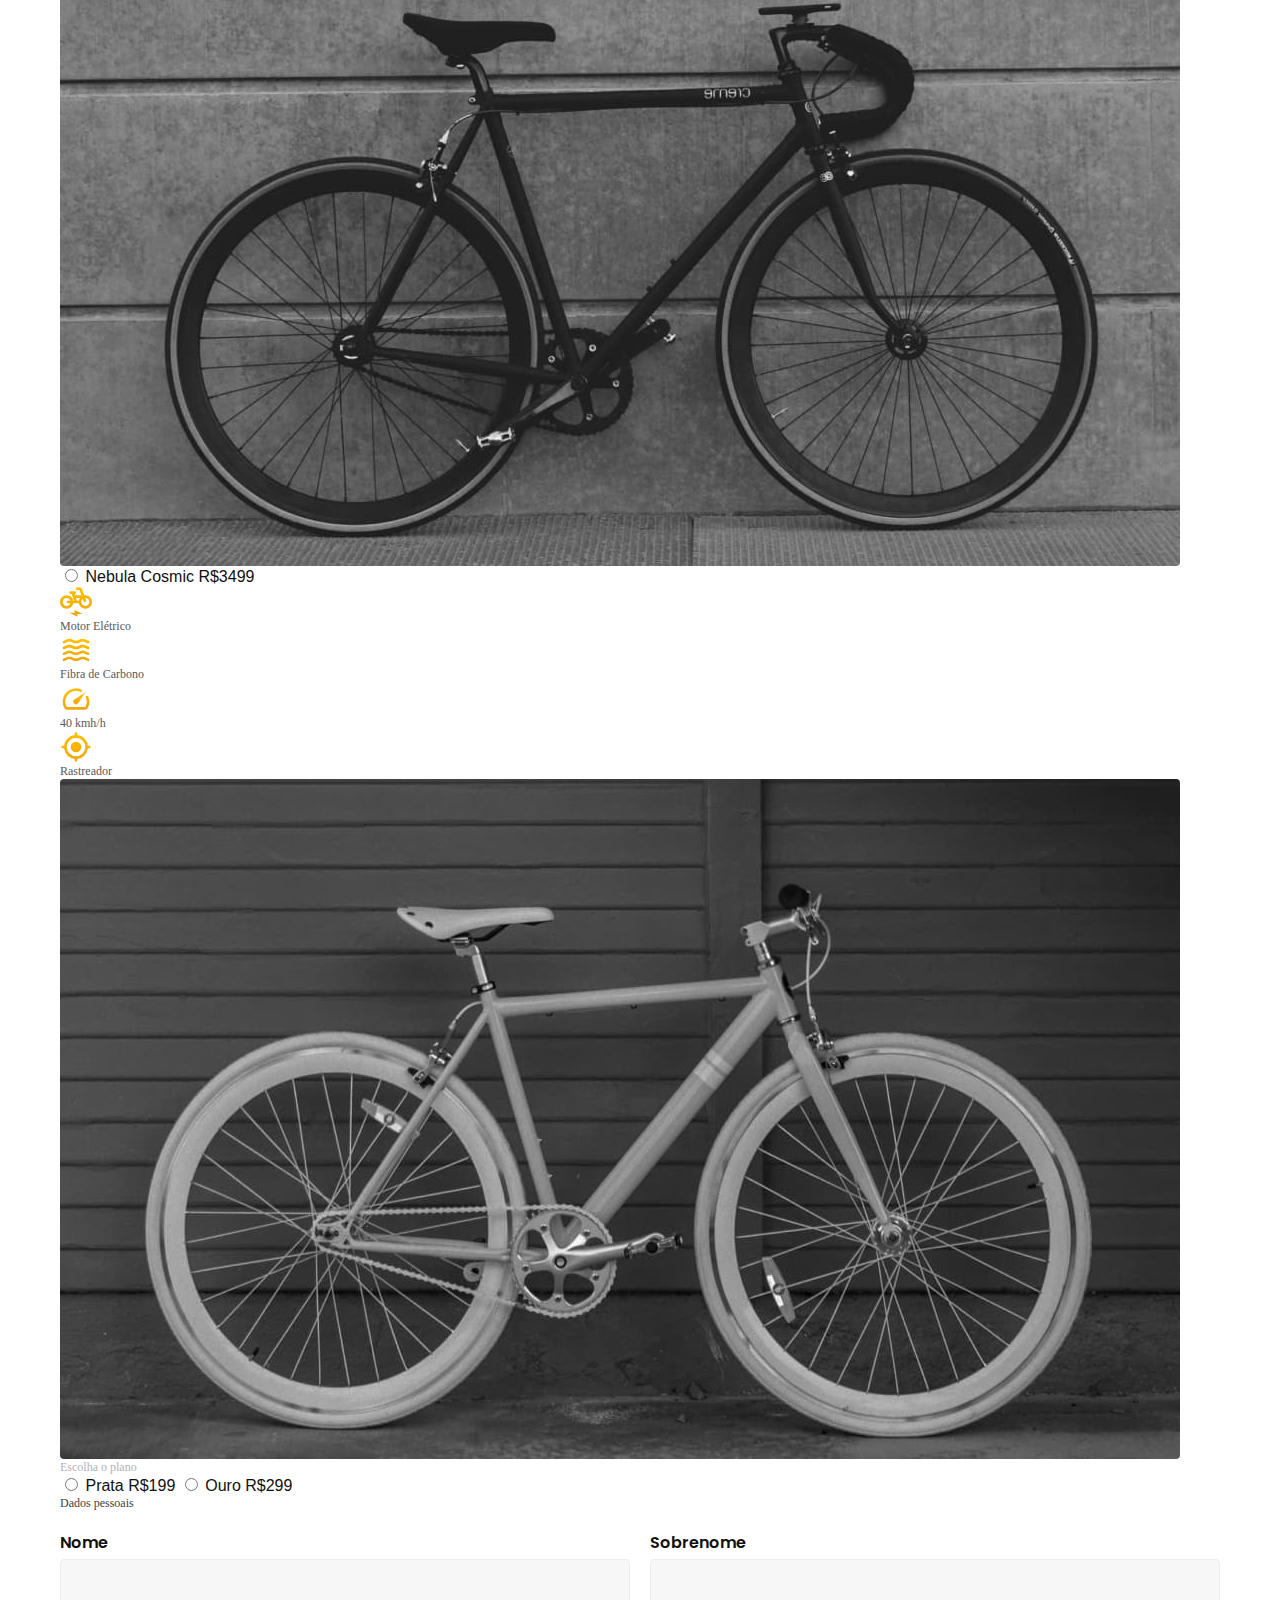
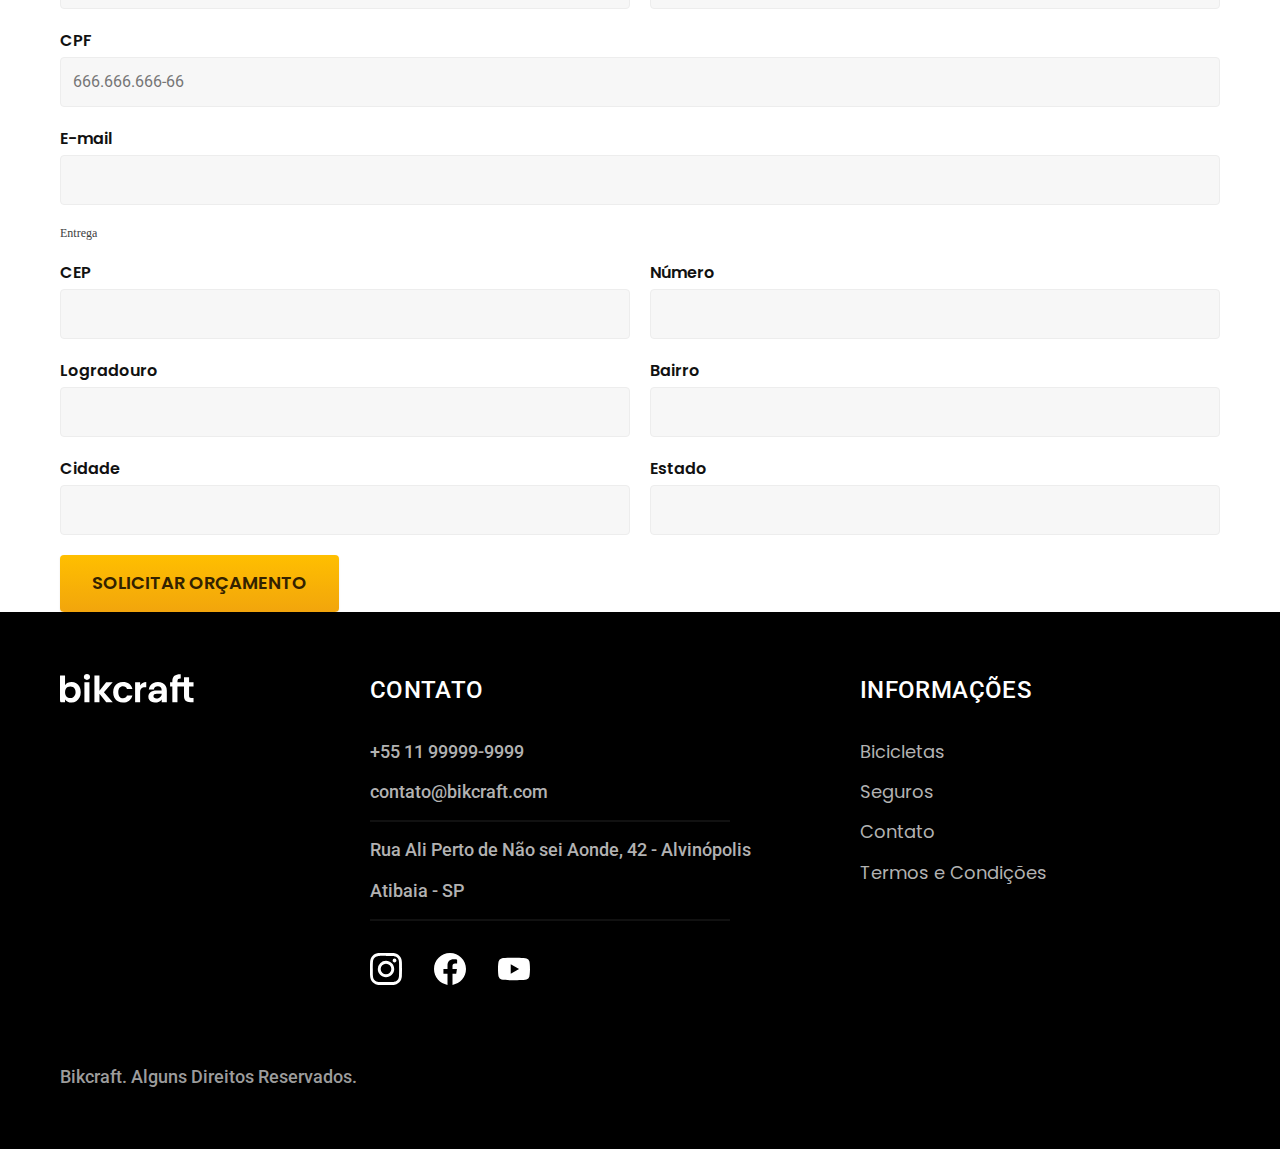
<file: orcamento.html>
<!DOCTYPE html>
<html lang="pt-br">
  <head>
    <meta charset="UTF-8" />
    <meta http-equiv="X-UA-Compatible" content="IE=edge" />
    <meta name="viewport" content="width=device-width, initial-scale=1.0" />
    <meta name="description" content="Termos e Condições" />
    <title>Orçamento - Bikcraft</title>

    <!-- FONTS -->
    <link rel="preconnect" href="https://fonts.googleapis.com" />
    <link rel="preconnect" href="https://fonts.gstatic.com" crossorigin />
    <link
      href="https://fonts.googleapis.com/css2?family=Montserrat:wght@200;300&family=Poppins:wght@400;600&family=Roboto:wght@400;500&display=swap"
      rel="stylesheet"
    />
    <link rel="preconnect" href="https://fonts.googleapis.com" />
    <link rel="preconnect" href="https://fonts.gstatic.com" crossorigin />
    <link
      href="https://fonts.googleapis.com/css2?family=Merriweather:ital,wght@1,900&display=swap"
      rel="stylesheet"
    />

    <!-- STYLESHEETS -->
    <link rel="shortcut icon" href="./assets/favicon.svg" type="image/x-icon" />
    <link rel="preload" href="./css/style.min.css" as="style" />
    <link rel="stylesheet" href="./css/style.min.css" />
    <script>
      document.documentElement.classList.add('js');
    </script>
    <link rel="preconnect" href="https://fonts.googleapis.com" />
    <link rel="preconnect" href="https://fonts.gstatic.com" crossorigin />
    <link
      href="https://fonts.googleapis.com/css2?family=Merriweather:ital,wght@1,900&family=Poppins:wght@400;600&family=Roboto:wght@400;500&display=swap"
      rel="stylesheet"
    />
  </head>
  <body id="orcamento">
    <header class="header-bg">
      <div class="header container">
        <a href="./">
          <img src="./assets/img/bikcraft.svg" alt="Bikcraft" />
        </a>
        <nav aria-label="primaria">
          <ul class="header-menu font-1-m cor-0">
            <li><a href="./bicicletas.html">Bicicletas</a></li>
            <li><a href="./seguros.html">Seguros</a></li>
            <li><a href="./contato.html">Contato</a></li>
          </ul>
        </nav>
      </div>
    </header>
    <main>
      <div class="titulo-bg">
        <div class="titulo container">
          <p class="font-2-l-b cor-5">Cotações no seu email</p>
          <h1 class="font-1-xxl cor-0">
            Solciite um orçamento<span class="cor-p1">.</span>
          </h1>
        </div>
      </div>

      <form class="orcamento container" action="./">
        <div class="orcamento-produto">
          <h2 class="font-1-xs cor-5">Bikcraft ou Seguro?</h2>

          <input type="radio" name="tipo" value="bikcraft" id="bikcraft" />
          <label for="bikcraft">Bikcraft</label>

          <input type="radio" name="tipo" value="seguro" id="seguro" />
          <label for="seguro">Seguro</label>

          <div class="orcamento-conteudo" id="orcamento-bikcraft">
            <h2 class="font-1-xs cor-5">Escolha a sua</h2>

            <input type="radio" name="produto" value="nimbus" id="nimbus" />
            <label for="nimbus">Nimbus Stark <span>R$4999</span></label>
            <div class="orcamento-detalhes">
              <ul class="font-1-xs cor-8">
                <li>
                  <img src="./assets/img/icones/eletrica.svg" alt="" />Motor
                  Elétrico
                </li>
                <li>
                  <img src="./assets/img/icones/carbono.svg" alt="" />Fibra de
                  Carbono
                </li>
                <li>
                  <img src="./assets/img/icones/velocidade.svg" alt="" />50
                  kmh/h
                </li>
                <li>
                  <img
                    src="./assets/img/icones/rastreador.svg"
                    alt=""
                  />Rastreador
                </li>
              </ul>
              <img
                src="./assets/img/bicicletas/nimbus.jpg"
                alt="Bicicleta Preta"
              />
            </div>

            <input type="radio" name="produto" value="magic" id="magic" />
            <label for="magic">Magic Might <span>R$2499</span></label>
            <div class="orcamento-detalhes">
              <ul class="font-1-xs cor-8">
                <li>
                  <img src="./assets/img/icones/eletrica.svg" alt="" />Motor
                  Elétrico
                </li>
                <li>
                  <img src="./assets/img/icones/carbono.svg" alt="" />Fibra de
                  Carbono
                </li>
                <li>
                  <img src="./assets/img/icones/velocidade.svg" alt="" />45
                  kmh/h
                </li>
                <li>
                  <img
                    src="./assets/img/icones/rastreador.svg"
                    alt=""
                  />Rastreador
                </li>
              </ul>
              <img
                src="./assets/img/bicicletas/magic.jpg"
                alt="Bicicleta Preta"
              />
            </div>

            <input type="radio" name="produto" value="nebula" id="nebula" />
            <label for="nebula">Nebula Cosmic <span>R$3499</span></label>
            <div class="orcamento-detalhes">
              <ul class="font-1-xs cor-8">
                <li>
                  <img src="./assets/img/icones/eletrica.svg" alt="" />Motor
                  Elétrico
                </li>
                <li>
                  <img src="./assets/img/icones/carbono.svg" alt="" />Fibra de
                  Carbono
                </li>
                <li>
                  <img src="./assets/img/icones/velocidade.svg" alt="" />40
                  kmh/h
                </li>
                <li>
                  <img
                    src="./assets/img/icones/rastreador.svg"
                    alt=""
                  />Rastreador
                </li>
              </ul>
              <img
                src="./assets/img/bicicletas/nebula.jpg"
                alt="Bicicleta Preta"
              />
            </div>
          </div>

          <div class="orcamento-conteudo" id="orcamento-seguro">
            <h2 class="font-1-xs cor-5">Escolha o plano</h2>

            <input type="radio" name="produto" value="prata" id="prata" />
            <label for="prata">Prata <span>R$199</span></label>

            <input type="radio" name="produto" value="ouro" id="ouro" />
            <label for="ouro">Ouro <span>R$299</span></label>
          </div>
        </div>
        <div class="orcamento-dados form">
          <h2 class="font-1-xs cor-9 col-2">Dados pessoais</h2>
          <div>
            <label for="nome">Nome</label>
            <input type="text" id="nome" name="nome" />
          </div>
          <div>
            <label for="sobrenome">Sobrenome</label>
            <input type="text" id="sobrenome" name="sobrenome" />
          </div>
          <div class="col-2">
            <label for="cpf">CPF</label>
            <input
              type="text"
              id="cpf"
              name="cpf"
              placeholder="666.666.666-66"
            />
          </div>
          <div class="col-2">
            <label for="email">E-mail</label>
            <input type="email" id="email" name="email" />
          </div>
          <h2 class="font-1-xs cor-9 col-2">Entrega</h2>
          <div>
            <label for="cep">CEP</label>
            <input type="text" id="cep" name="cep" />
          </div>
          <div>
            <label for="numero">Número</label>
            <input type="text" id="numero" name="numero" />
          </div>
          <div>
            <label for="logradouro">Logradouro</label>
            <input type="text" id="logradouro" name="logradouro" />
          </div>
          <div>
            <label for="bairro">Bairro</label>
            <input type="text" id="bairro" name="bairro" />
          </div>
          <div>
            <label for="cidade">Cidade</label>
            <input type="text" id="cidade" name="cidade" />
          </div>
          <div>
            <label for="estado">Estado</label>
            <input type="text" id="estado" name="estado" />
          </div>
          <button class="btn col-2">Solicitar Orçamento</button>
        </div>
      </form>
    </main>
    <footer class="footer-bg">
      <div class="footer container">
        <img src="./assets/img/bikcraft.svg" alt="Bikcraft" />
        <div class="footer-contato">
          <h3 class="font-2-l-b cor-0">Contato</h3>
          <ul class="cor-5 font-2-m">
            <li><a href="tel:+5511999999999">+55 11 99999-9999</a></li>
            <li>
              <a href="mailto:contato@bikctaft.com">contato@bikcraft.com</a>
            </li>
            <li>Rua Ali Perto de Não sei Aonde, 42 - Alvinópolis</li>
            <li>Atibaia - SP</li>
          </ul>
          <div class="footer-redes">
            <a href="./">
              <img src="./assets/img/redes/instagram.svg" alt="Instagram" />
            </a>
            <a href="./">
              <img src="./assets/img/redes/facebook.svg" alt="facebook" />
            </a>
            <a href="./">
              <img src="./assets/img/redes/youtube.svg" alt="youtube" />
            </a>
          </div>
        </div>
        <div class="footer-informacoes">
          <h3 class="font-2-l-b cor-0">Informações</h3>
          <nav>
            <ul class="font-1-m cor-5">
              <li><a href="./bicicletas.html">Bicicletas</a></li>
              <li><a href="./seguros.html">Seguros</a></li>
              <li><a href="./contato.html">Contato</a></li>
              <li><a href="./termos.html">Termos e Condições</a></li>
            </ul>
          </nav>
        </div>
        <p class="footer-copy font-2-m cor-6">
          Bikcraft. Alguns Direitos Reservados.
        </p>
      </div>
    </footer>
    <script src="./JS/script.js"></script>
  </body>
</html>
</file>
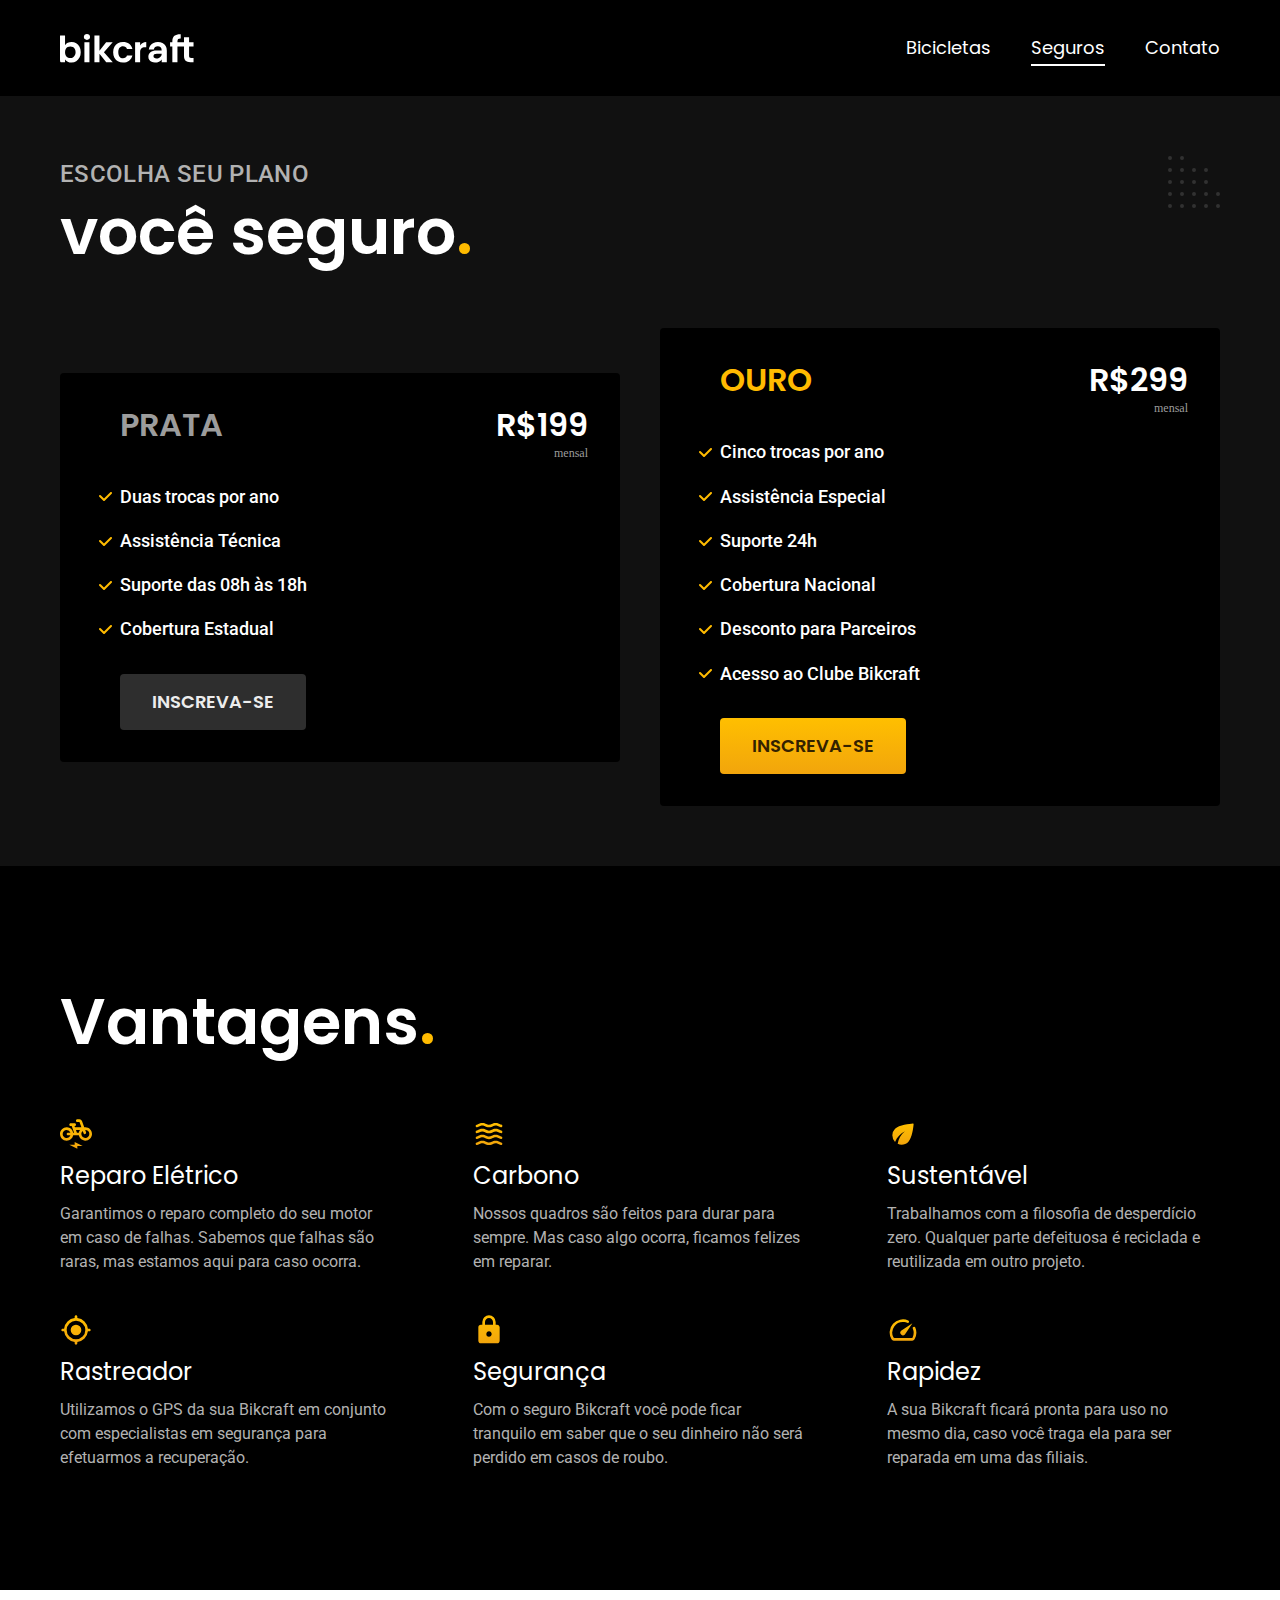
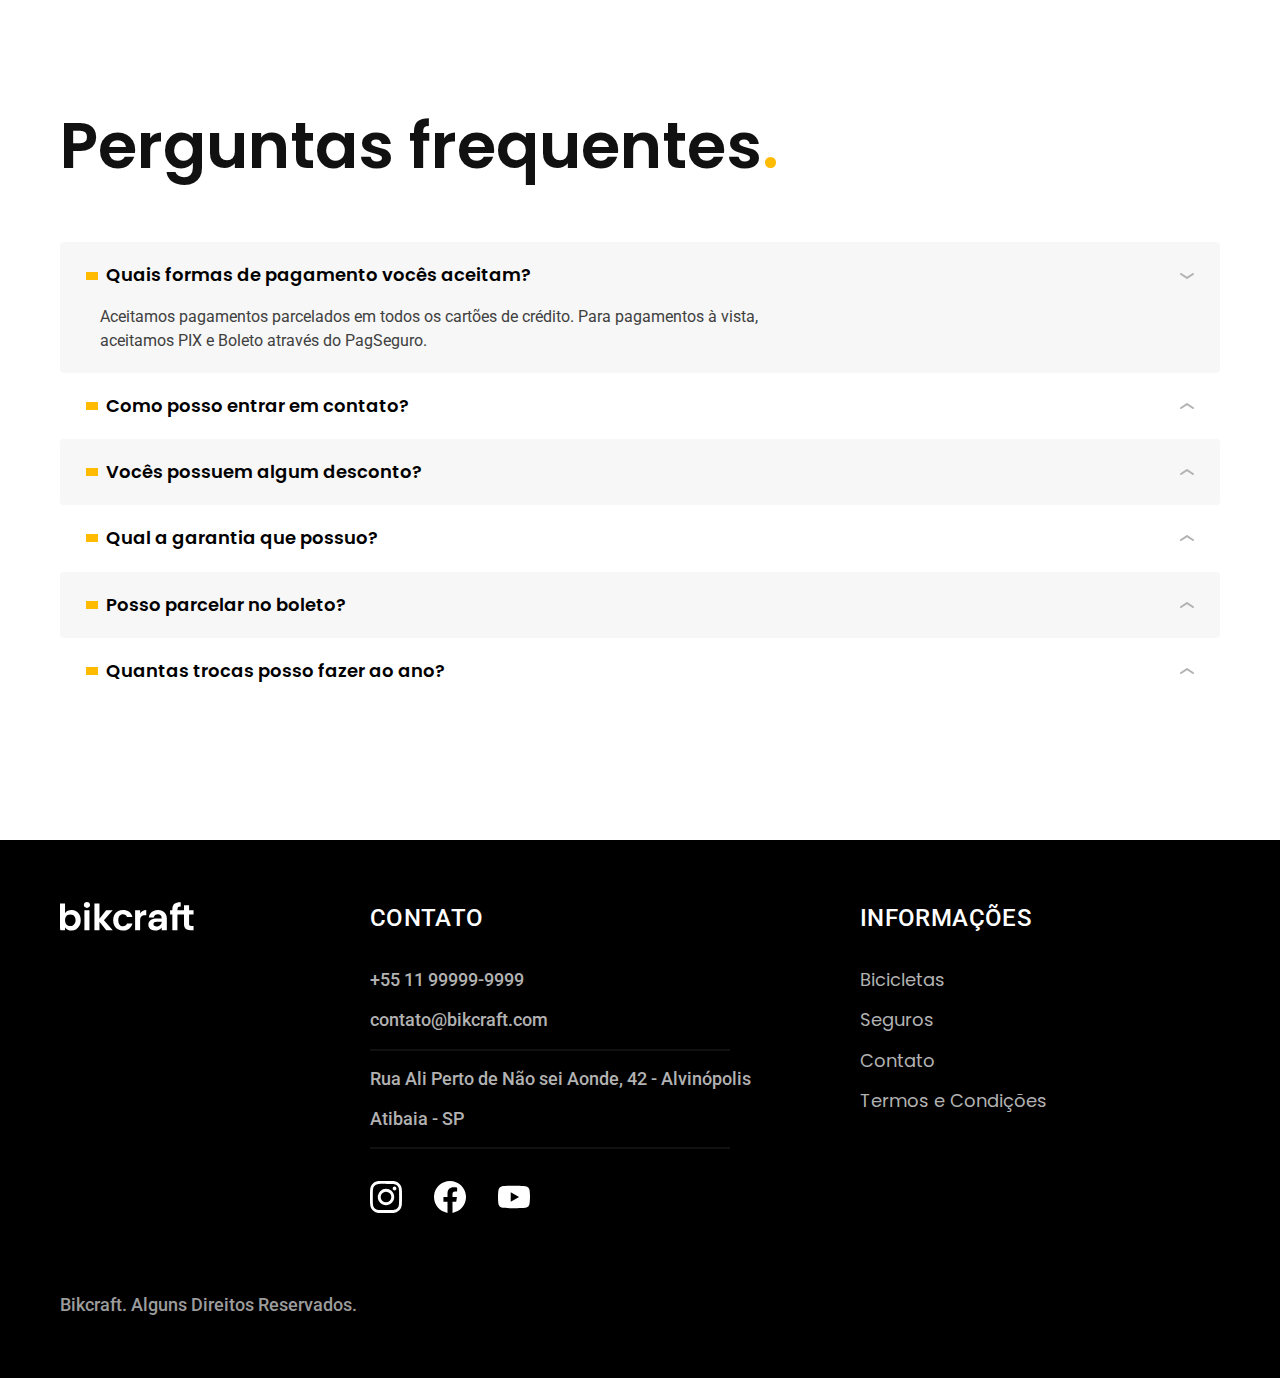
<file: seguros.html>
<!DOCTYPE html>
<html lang="pt-br">
  <head>
    <meta charset="UTF-8" />
    <meta http-equiv="X-UA-Compatible" content="IE=edge" />
    <meta name="viewport" content="width=device-width, initial-scale=1.0" />
    <meta name="description" content="Termos e Condições" />
    <title>Seguros - Bikcraft</title>

    <!-- FONTS -->
    <link rel="preconnect" href="https://fonts.googleapis.com" />
    <link rel="preconnect" href="https://fonts.gstatic.com" crossorigin />
    <link
      href="https://fonts.googleapis.com/css2?family=Montserrat:wght@200;300&family=Poppins:wght@400;600&family=Roboto:wght@400;500&display=swap"
      rel="stylesheet"
    />
    <link rel="preconnect" href="https://fonts.googleapis.com" />
    <link rel="preconnect" href="https://fonts.gstatic.com" crossorigin />
    <link
      href="https://fonts.googleapis.com/css2?family=Merriweather:ital,wght@1,900&display=swap"
      rel="stylesheet"
    />

    <!-- STYLESHEETS -->
    <link rel="shortcut icon" href="./assets/favicon.svg" type="image/x-icon" />
    <link rel="preload" href="./css/style.min.css" as="style" />
    <link rel="stylesheet" href="./css/style.min.css" />
    <script>
      document.documentElement.classList.add('js');
    </script>
    <link rel="preconnect" href="https://fonts.googleapis.com" />
    <link rel="preconnect" href="https://fonts.gstatic.com" crossorigin />
    <link
      href="https://fonts.googleapis.com/css2?family=Merriweather:ital,wght@1,900&family=Poppins:wght@400;600&family=Roboto:wght@400;500&display=swap"
      rel="stylesheet"
    />
  </head>
  <body id="seguros">
    <header class="header-bg">
      <div class="header container">
        <a href="./">
          <img src="./assets/img/bikcraft.svg" alt="Bikcraft" />
        </a>
        <nav aria-label="primaria">
          <ul class="header-menu font-1-m cor-0">
            <li><a href="./bicicletas.html">Bicicletas</a></li>
            <li><a href="./seguros.html">Seguros</a></li>
            <li><a href="./contato.html">Contato</a></li>
          </ul>
        </nav>
      </div>
    </header>
    <main class="seguros-bg">
      <div class="titulo-bg">
        <div class="titulo container">
          <p class="font-2-l-b cor-5">Escolha seu plano</p>
          <h1 class="font-1-xxl cor-0">
            você seguro<span class="cor-p1">.</span>
          </h1>
        </div>
      </div>

      <div class="seguros container">
        <div class="seguros-item fadeInLeft" data-anime="200">
          <h3 class="font-1-xl cor-6">PRATA</h3>
          <span class="font-1-xl cor-0"
            >R$199 <span class="font-1-xs cor-6">mensal</span></span
          >
          <ul class="font-2-m cor-0">
            <li>Duas trocas por ano</li>
            <li>Assistência Técnica</li>
            <li>Suporte das 08h às 18h</li>
            <li>Cobertura Estadual</li>
          </ul>
          <a
            class="btn secundario"
            href="./orcamento.html?tipo=seguro&produto=prata"
            >Inscreva-se</a
          >
        </div>

        <div class="seguros-item fadeInRight" data-anime="300">
          <h3 class="font-1-xl cor-p1">OURO</h3>
          <span class="font-1-xl cor-0"
            >R$299 <span class="font-1-xs cor-6">mensal</span></span
          >
          <ul class="font-2-m cor-0">
            <li>Cinco trocas por ano</li>
            <li>Assistência Especial</li>
            <li>Suporte 24h</li>
            <li>Cobertura Nacional</li>
            <li>Desconto para Parceiros</li>
            <li>Acesso ao Clube Bikcraft</li>
          </ul>
          <a class="btn" href="./orcamento.html?tipo=seguro&produto=ouro"
            >Inscreva-se</a
          >
        </div>
      </div>
    </main>
    <article class="vantagens-bg">
      <div class="vantagens container">
        <h2 class="font-1-xxl cor-0">Vantagens<span class="cor-p1">.</span></h2>
        <ul>
          <li>
            <img src="./assets/img/icones/eletrica.svg" alt="" />
            <h3 class="font-1-l cor-0">Reparo Elétrico</h3>
            <p class="font-2-s cor-5">
              Garantimos o reparo completo do seu motor em caso de falhas.
              Sabemos que falhas são raras, mas estamos aqui para caso ocorra.
            </p>
          </li>
          <li>
            <img src="./assets/img/icones/carbono.svg" alt="" />
            <h3 class="font-1-l cor-0">Carbono</h3>
            <p class="font-2-s cor-5">
              Nossos quadros são feitos para durar para sempre. Mas caso algo
              ocorra, ficamos felizes em reparar.
            </p>
          </li>
          <li>
            <img src="./assets/img/icones/sustentavel.svg" alt="" />
            <h3 class="font-1-l cor-0">Sustentável</h3>
            <p class="font-2-s cor-5">
              Trabalhamos com a filosofia de desperdício zero. Qualquer parte
              defeituosa é reciclada e reutilizada em outro projeto.
            </p>
          </li>
          <li>
            <img src="./assets/img/icones/rastreador.svg" alt="" />
            <h3 class="font-1-l cor-0">Rastreador</h3>
            <p class="font-2-s cor-5">
              Utilizamos o GPS da sua Bikcraft em conjunto com especialistas em
              segurança para efetuarmos a recuperação.
            </p>
          </li>
          <li>
            <img src="./assets/img/icones/seguro.svg" alt="" />
            <h3 class="font-1-l cor-0">Segurança</h3>
            <p class="font-2-s cor-5">
              Com o seguro Bikcraft você pode ficar tranquilo em saber que o seu
              dinheiro não será perdido em casos de roubo.
            </p>
          </li>
          <li>
            <img src="./assets/img/icones/velocidade.svg" alt="" />
            <h3 class="font-1-l cor-0">Rapidez</h3>
            <p class="font-2-s cor-5">
              A sua Bikcraft ficará pronta para uso no mesmo dia, caso você
              traga ela para ser reparada em uma das filiais.
            </p>
          </li>
        </ul>
      </div>
    </article>
    <article class="perguntas container">
      <h2 class="font-1-xxl">
        Perguntas frequentes<span class="cor-p1">.</span>
      </h2>

      <dl>
        <div>
          <dt>
            <button
              class="font-1-m-b"
              aria-controls="pergunta1"
              aria-expanded="true"
            >
              Quais formas de pagamento vocês aceitam?
            </button>
          </dt>
          <dd id="pergunta1" class="font-2-s cor-9 ativa">
            Aceitamos pagamentos parcelados em todos os cartões de crédito. Para
            pagamentos à vista, aceitamos PIX e Boleto através do PagSeguro.
          </dd>
        </div>
        <div>
          <dt>
            <button
              class="font-1-m-b"
              aria-controls="pergunta2"
              aria-expanded="false"
            >
              Como posso entrar em contato?
            </button>
          </dt>
          <dd class="font-2-s cor-9" id="pergunta2">
            Você pode entrar em contato conosco pelos canais disponíveis em
            nossa aba de contato.
          </dd>
        </div>

        <div>
          <dt>
            <button
              class="font-1-m-b"
              aria-controls="pergunta3"
              aria-expanded="false"
            >
              Vocês possuem algum desconto?
            </button>
          </dt>
          <dd class="font-2-s cor-9" id="pergunta3">
            Descontos de até 15% disponíeis para pagamentos à vista via PIX ou
            transferência bancária.
          </dd>
        </div>
        <div>
          <dt>
            <button
              class="font-1-m-b"
              aria-controls="pergunta4"
              aria-expanded="false"
            >
              Qual a garantia que possuo?
            </button>
          </dt>
          <dd class="font-2-s cor-9" id="pergunta4">
            Todas as bicicletas possuem garantia de fábrica de 6 meses, podendo
            ser estendida pela loja filial.
          </dd>
        </div>
        <div>
          <dt>
            <button
              class="font-1-m-b"
              aria-controls="pergunta5"
              aria-expanded="false"
            >
              Posso parcelar no boleto?
            </button>
          </dt>
          <dd class="font-2-s cor-9" id="pergunta5">
            Parcelamentos disponíveis apenas para cartões de crédito ou mercado
            pago. Trabalhamos com opções sem juros.
          </dd>
        </div>
        <div>
          <dt>
            <button
              class="font-1-m-b"
              aria-controls="pergunta6"
              aria-expanded="false"
            >
              Quantas trocas posso fazer ao ano?
            </button>
          </dt>
          <dd class="font-2-s cor-9" id="pergunta6">
            A troca do produto ocorrerá caso seja determinado que as avarias
            ocorreram durante o processo de fabricação, transporte e/ou
            armazenamento.
          </dd>
        </div>
      </dl>
    </article>

    <footer class="footer-bg">
      <div class="footer container">
        <img src="./assets/img/bikcraft.svg" alt="Bikcraft" />
        <div class="footer-contato">
          <h3 class="font-2-l-b cor-0">Contato</h3>
          <ul class="cor-5 font-2-m">
            <li><a href="tel:+5511999999999">+55 11 99999-9999</a></li>
            <li>
              <a href="mailto:contato@bikctaft.com">contato@bikcraft.com</a>
            </li>
            <li>Rua Ali Perto de Não sei Aonde, 42 - Alvinópolis</li>
            <li>Atibaia - SP</li>
          </ul>
          <div class="footer-redes">
            <a href="./">
              <img src="./assets/img/redes/instagram.svg" alt="Instagram" />
            </a>
            <a href="./">
              <img src="./assets/img/redes/facebook.svg" alt="facebook" />
            </a>
            <a href="./">
              <img src="./assets/img/redes/youtube.svg" alt="youtube" />
            </a>
          </div>
        </div>
        <div class="footer-informacoes">
          <h3 class="font-2-l-b cor-0">Informações</h3>
          <nav>
            <ul class="font-1-m cor-5">
              <li><a href="./bicicletas.html">Bicicletas</a></li>
              <li><a href="./seguros.html">Seguros</a></li>
              <li><a href="./contato.html">Contato</a></li>
              <li><a href="./termos.html">Termos e Condições</a></li>
            </ul>
          </nav>
        </div>
        <p class="footer-copy font-2-m cor-6">
          Bikcraft. Alguns Direitos Reservados.
        </p>
      </div>
    </footer>
    <script src="./JS/plugin/simple-anime.js"></script>
    <script src="./JS/script.js"></script>
  </body>
</html>
</file>
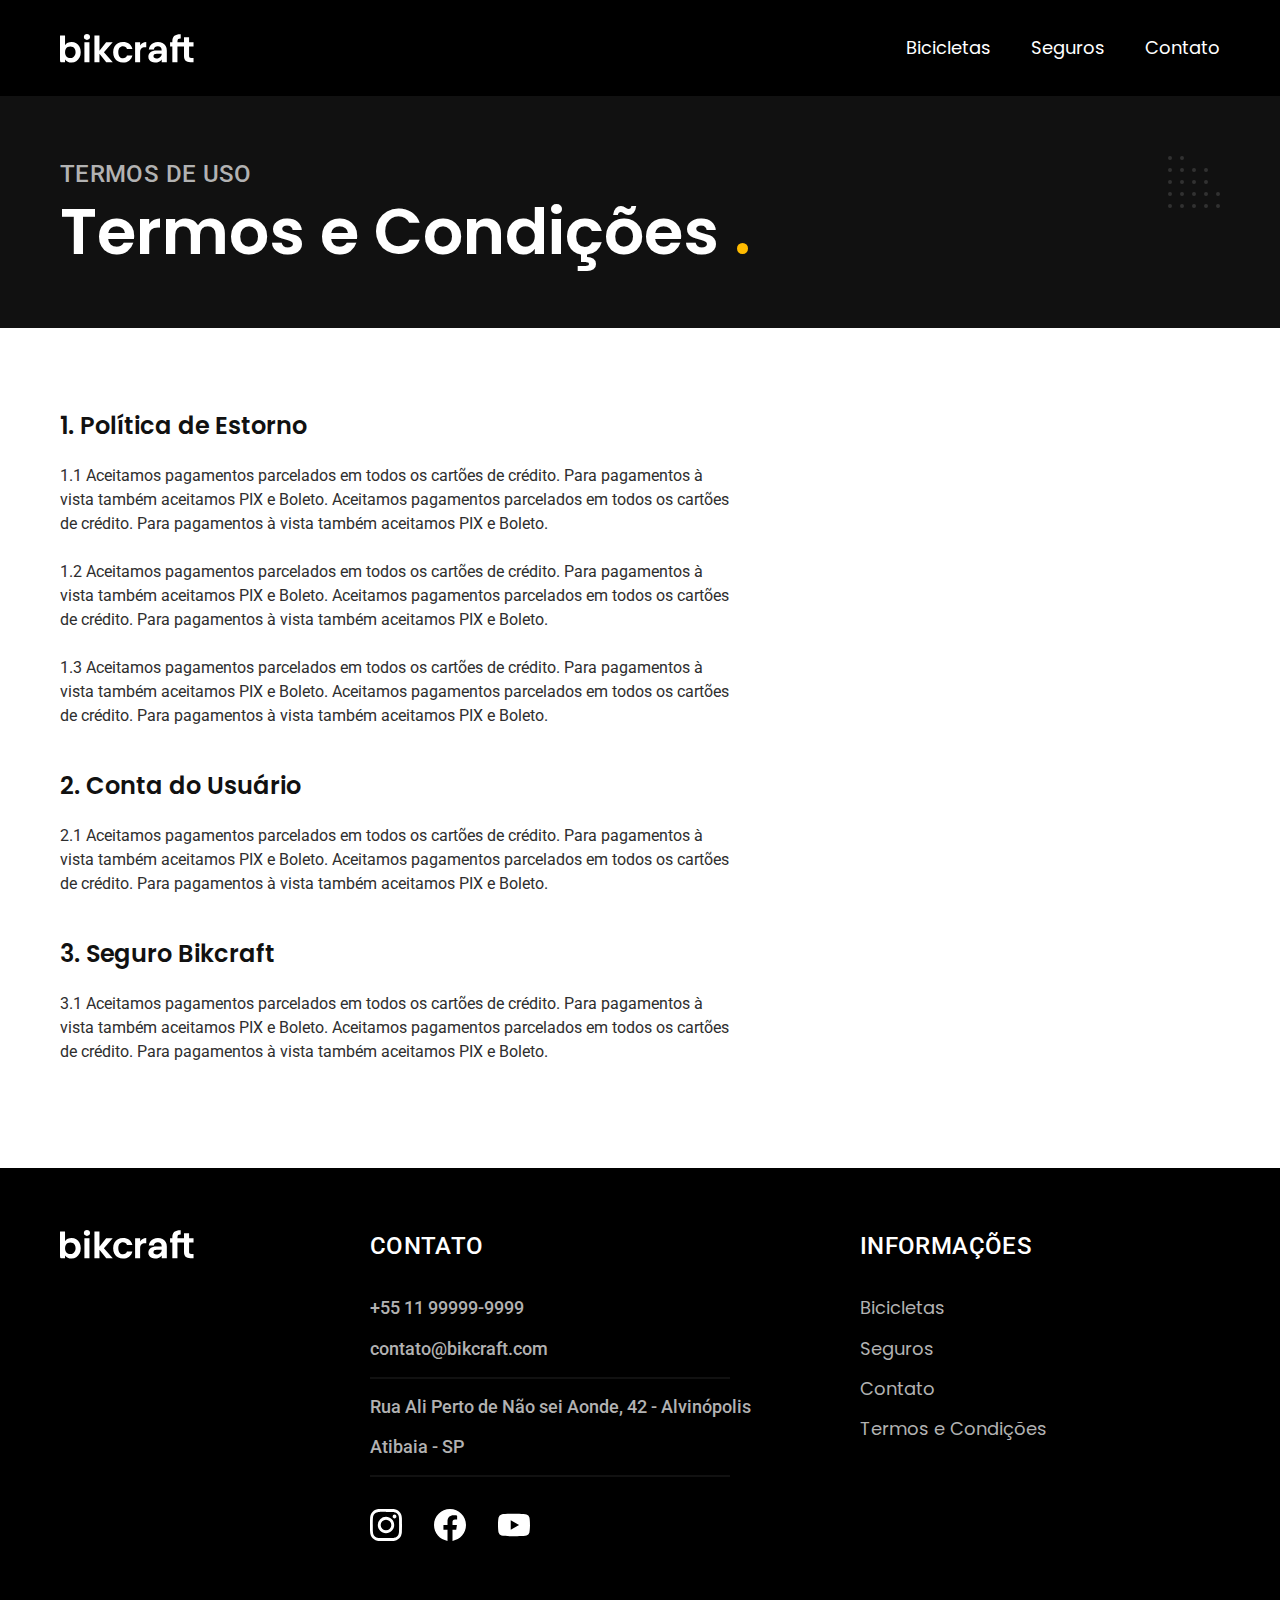
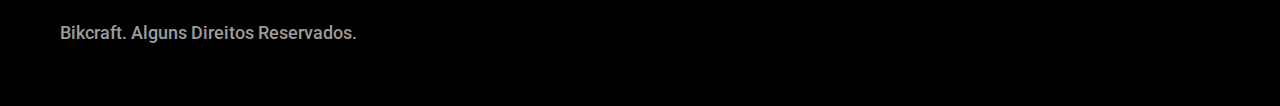
<file: termos.html>
<!DOCTYPE html>
<html lang="pt-br">
  <head>
    <meta charset="UTF-8" />
    <meta http-equiv="X-UA-Compatible" content="IE=edge" />
    <meta name="viewport" content="width=device-width, initial-scale=1.0" />
    <meta name="description" content="Termos e Condições" />
    <title>Termos e Condições - Bikcraft</title>

    <!-- FONTS -->
    <link rel="preconnect" href="https://fonts.googleapis.com" />
    <link rel="preconnect" href="https://fonts.gstatic.com" crossorigin />
    <link
      href="https://fonts.googleapis.com/css2?family=Montserrat:wght@200;300&family=Poppins:wght@400;600&family=Roboto:wght@400;500&display=swap"
      rel="stylesheet"
    />
    <link rel="preconnect" href="https://fonts.googleapis.com" />
    <link rel="preconnect" href="https://fonts.gstatic.com" crossorigin />
    <link
      href="https://fonts.googleapis.com/css2?family=Merriweather:ital,wght@1,900&display=swap"
      rel="stylesheet"
    />

    <!-- STYLESHEETS -->
    <link rel="shortcut icon" href="./assets/favicon.svg" type="image/x-icon" />
    <link rel="preload" href="./css/style.min.css" as="style" />
    <link rel="stylesheet" href="./css/style.min.css" />
  </head>
  <body id="termos">
    <header class="header-bg">
      <div class="header container">
        <a href="./">
          <img src="./assets/img/bikcraft.svg" alt="Bikcraft" />
        </a>
        <nav aria-label="primaria">
          <ul class="header-menu font-1-m cor-0">
            <li><a href="./bicicletas.html">Bicicletas</a></li>
            <li><a href="./seguros.html">Seguros</a></li>
            <li><a href="./contato.html">Contato</a></li>
          </ul>
        </nav>
      </div>
    </header>
    <main>
      <div class="titulo-bg">
        <div class="titulo container">
          <p class="font-2-l-b cor-5">Termos de uso</p>
          <h1 class="font-1-xxl cor-0">
            Termos e Condições <span class="cor-p1">.</span>
          </h1>
        </div>
      </div>
      <div class="termos container font-2-s cor-10">
        <h2 class="font-1-l cor-11">1. Política de Estorno</h2>
        <p>
          1.1 Aceitamos pagamentos parcelados em todos os cartões de crédito.
          Para pagamentos à vista também aceitamos PIX e Boleto. Aceitamos
          pagamentos parcelados em todos os cartões de crédito. Para pagamentos
          à vista também aceitamos PIX e Boleto.
        </p>
        <p>
          1.2 Aceitamos pagamentos parcelados em todos os cartões de crédito.
          Para pagamentos à vista também aceitamos PIX e Boleto. Aceitamos
          pagamentos parcelados em todos os cartões de crédito. Para pagamentos
          à vista também aceitamos PIX e Boleto.
        </p>
        <p>
          1.3 Aceitamos pagamentos parcelados em todos os cartões de crédito.
          Para pagamentos à vista também aceitamos PIX e Boleto. Aceitamos
          pagamentos parcelados em todos os cartões de crédito. Para pagamentos
          à vista também aceitamos PIX e Boleto.
        </p>

        <h2 class="font-1-l cor-11">2. Conta do Usuário</h2>
        <p>
          2.1 Aceitamos pagamentos parcelados em todos os cartões de crédito.
          Para pagamentos à vista também aceitamos PIX e Boleto. Aceitamos
          pagamentos parcelados em todos os cartões de crédito. Para pagamentos
          à vista também aceitamos PIX e Boleto.
        </p>
        <h2 class="font-1-l cor-11">3. Seguro Bikcraft</h2>
        <p>
          3.1 Aceitamos pagamentos parcelados em todos os cartões de crédito.
          Para pagamentos à vista também aceitamos PIX e Boleto. Aceitamos
          pagamentos parcelados em todos os cartões de crédito. Para pagamentos
          à vista também aceitamos PIX e Boleto.
        </p>
      </div>
    </main>
    <footer class="footer-bg">
      <div class="footer container">
        <img src="./assets/img/bikcraft.svg" alt="Bikcraft" />
        <div class="footer-contato">
          <h3 class="font-2-l-b cor-0">Contato</h3>
          <ul class="cor-5 font-2-m">
            <li><a href="tel:+5511999999999">+55 11 99999-9999</a></li>
            <li>
              <a href="mailto:contato@bikctaft.com">contato@bikcraft.com</a>
            </li>
            <li>Rua Ali Perto de Não sei Aonde, 42 - Alvinópolis</li>
            <li>Atibaia - SP</li>
          </ul>
          <div class="footer-redes">
            <a href="./">
              <img src="./assets/img/redes/instagram.svg" alt="Instagram" />
            </a>
            <a href="./">
              <img src="./assets/img/redes/facebook.svg" alt="facebook" />
            </a>
            <a href="./">
              <img src="./assets/img/redes/youtube.svg" alt="youtube" />
            </a>
          </div>
        </div>
        <div class="footer-informacoes">
          <h3 class="font-2-l-b cor-0">Informações</h3>
          <nav>
            <ul class="font-1-m cor-5">
              <li><a href="./bicicletas.html">Bicicletas</a></li>
              <li><a href="./seguros.html">Seguros</a></li>
              <li><a href="./contato.html">Contato</a></li>
              <li><a href="./termos.html">Termos e Condições</a></li>
            </ul>
          </nav>
        </div>
        <p class="footer-copy font-2-m cor-6">
          Bikcraft. Alguns Direitos Reservados.
        </p>
      </div>
    </footer>
    <script src="./JS/script.js"></script>
  </body>
</html>
</file>
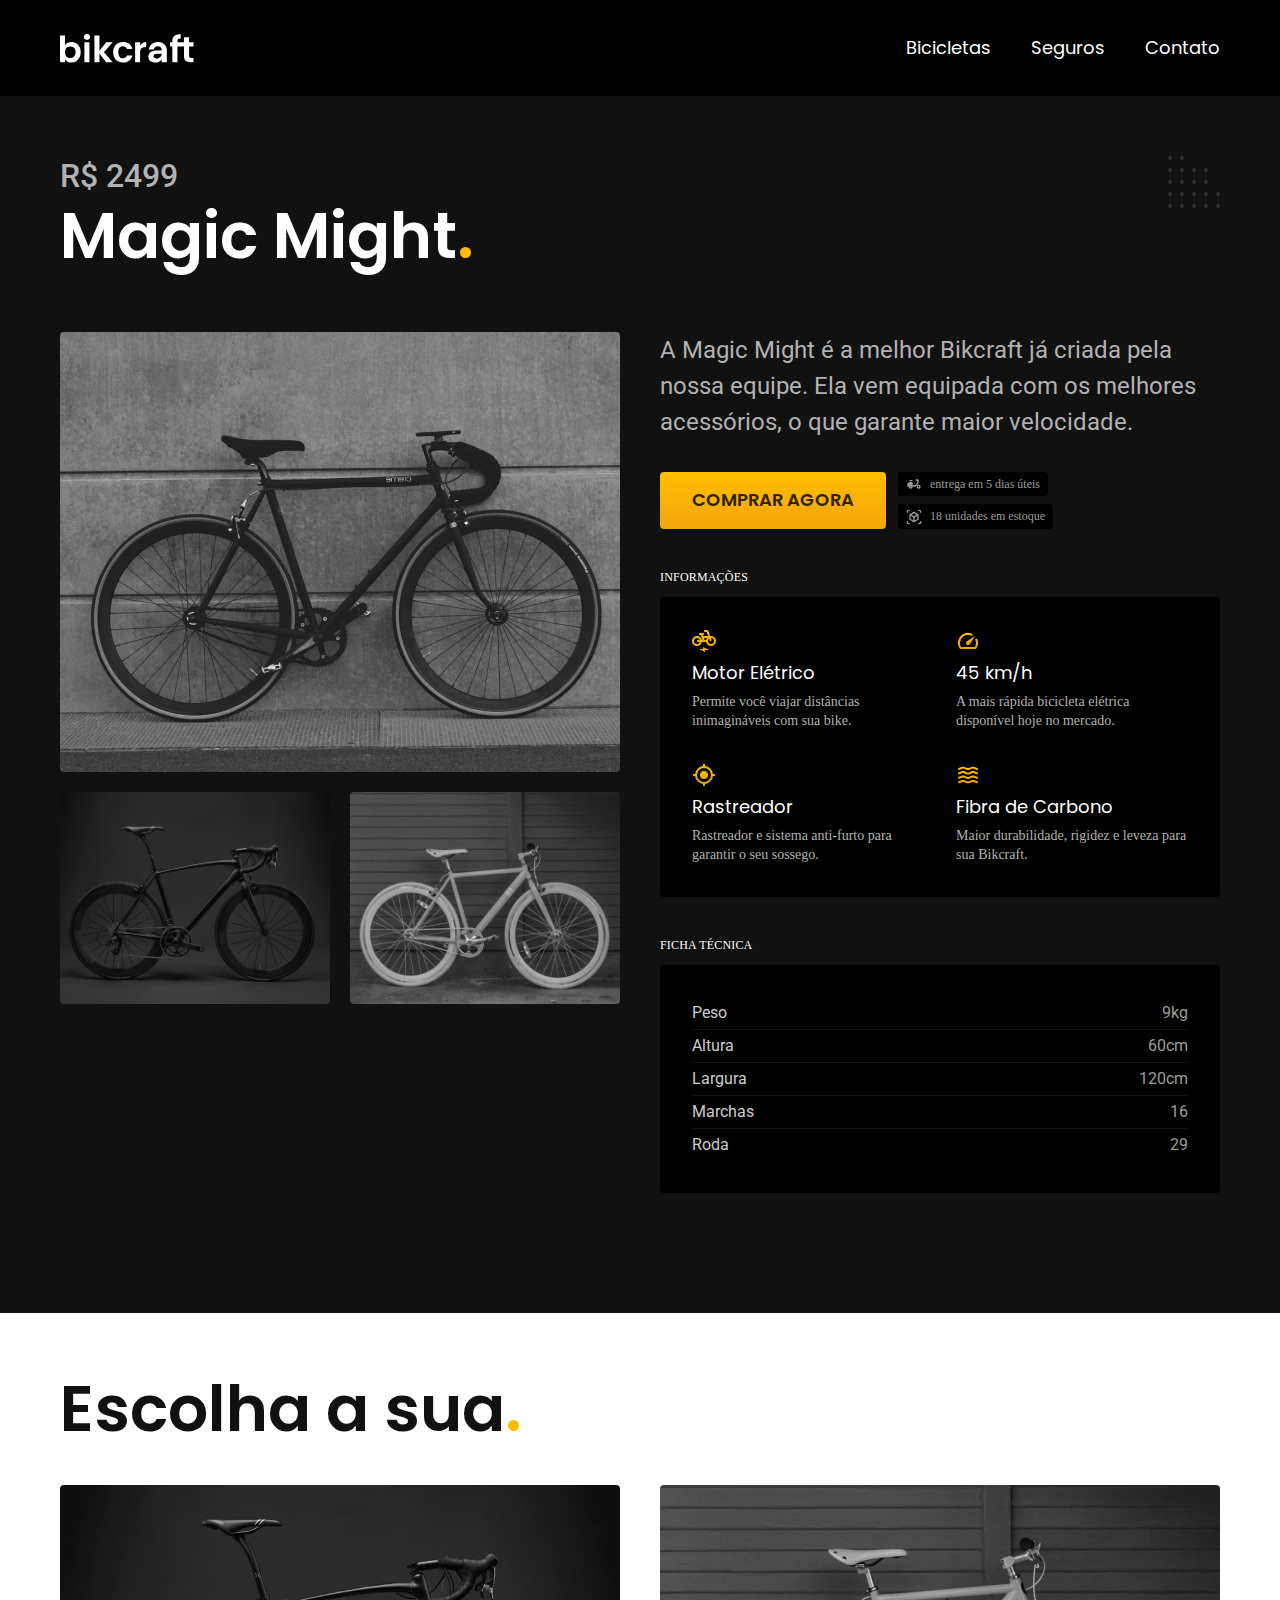
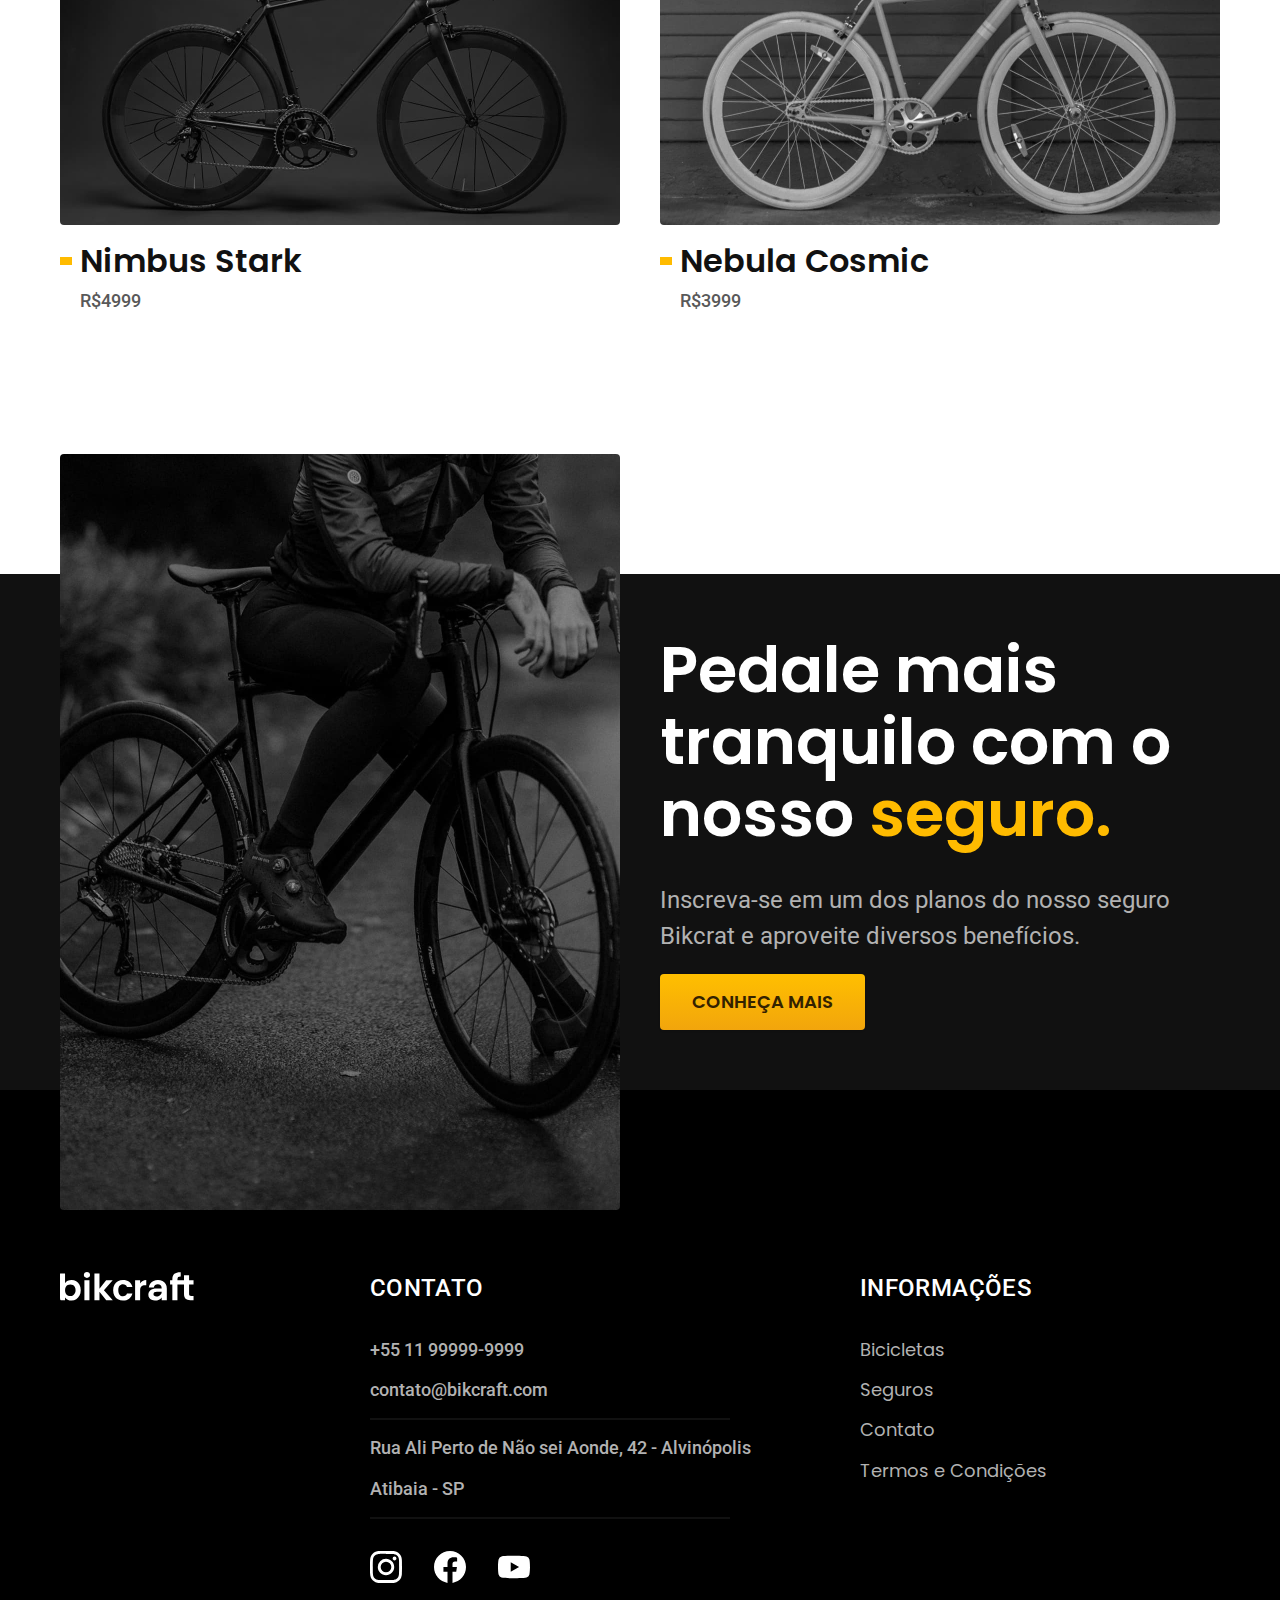
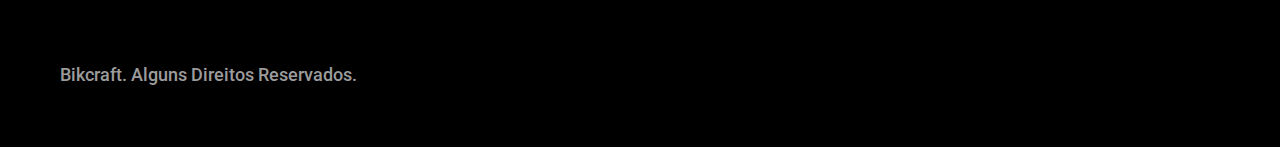
<file: bicicletas/magic.html>
<!DOCTYPE html>
<html lang="pt-br">
  <head>
    <meta charset="UTF-8" />
    <meta http-equiv="X-UA-Compatible" content="IE=edge" />
    <meta name="viewport" content="width=device-width, initial-scale=1.0" />
    <meta name="description" content="Nimbus - Bikcraft" />
    <title>Magic - Bikcraft</title>

    <!-- FONTS -->
    <link rel="preconnect" href="https://fonts.googleapis.com" />
    <link rel="preconnect" href="https://fonts.gstatic.com" crossorigin />
    <link
      href="https://fonts.googleapis.com/css2?family=Montserrat:wght@200;300&family=Poppins:wght@400;600&family=Roboto:wght@400;500&display=swap"
      rel="stylesheet"
    />
    <link rel="preconnect" href="https://fonts.googleapis.com" />
    <link rel="preconnect" href="https://fonts.gstatic.com" crossorigin />
    <link
      href="https://fonts.googleapis.com/css2?family=Merriweather:ital,wght@1,900&display=swap"
      rel="stylesheet"
    />

    <!-- STYLESHEETS -->
    <link
      rel="shortcut icon"
      href="../assets/favicon.svg"
      type="image/x-icon"
    />

    <link rel="stylesheet" href="../css/style.min.css" />
    <link rel="preload" href="../css/style.min.css" />
    <script>
      document.documentElement.classList.add('js');
    </script>
    <link rel="preconnect" href="https://fonts.googleapis.com" />
    <link rel="preconnect" href="https://fonts.gstatic.com" crossorigin />
    <link
      href="https://fonts.googleapis.com/css2?family=Merriweather:ital,wght@1,900&family=Poppins:wght@400;600&family=Roboto:wght@400;500&display=swap"
      rel="stylesheet"
    />
  </head>
  <body id="bicicleta">
    <header class="header-bg">
      <div class="header container">
        <a href="../">
          <img src="../assets/img/bikcraft.svg" alt="Bikcraft" />
        </a>
        <nav aria-label="primaria">
          <ul class="header-menu font-1-m cor-0">
            <li><a href="../bicicletas.html">Bicicletas</a></li>
            <li><a href="../seguros.html">Seguros</a></li>
            <li><a href="../contato.html">Contato</a></li>
          </ul>
        </nav>
      </div>
    </header>
    <main class="titulo-bg">
      <div>
        <div class="titulo container">
          <p class="font-2-xl cor-5">R$ 2499</p>
          <h1 class="font-1-xxl cor-0">
            Magic Might<span class="cor-p1">.</span>
          </h1>
        </div>
      </div>
      <div class="bicicleta container">
        <div class="bicicleta-imagens">
          <img src="../assets/img/bicicleta/nimbus2.jpg" alt="Bicicleta" />
          <img src="../assets/img/bicicleta/nimbus1.jpg" alt="Bicicleta" />
          <img src="../assets/img/bicicleta/nimbus3.jpg" alt="Bicicleta" />
        </div>
        <div class="bicicleta-conteudo">
          <p class="font-2-l cor-5">
            A Magic Might é a melhor Bikcraft já criada pela nossa equipe. Ela
            vem equipada com os melhores acessórios, o que garante maior
            velocidade.
          </p>
          <div class="bicicleta-comprar">
            <a class="btn" href="../orcamento.html?tipo=bikcraft&produto=magic"
              >Comprar Agora</a
            >
            <span class="font-1-xs cor-6"
              ><img src="../assets/img/icones/entrega.svg" alt="" /> entrega em
              5 dias úteis</span
            >
            <span class="font-1-xs cor-6"
              ><img src="../assets/img/icones/estoque.svg" alt="" /> 18 unidades
              em estoque</span
            >
          </div>

          <h2 class="font-1-xs cor-0">Informações</h2>
          <ul class="bicicleta-informacoes">
            <li>
              <img src="../assets/img/icones/eletrica.svg" alt="" />
              <h3 class="font-1-m cor-0">Motor Elétrico</h3>
              <p class="font-2-xs cor-5">
                Permite você viajar distâncias inimagináveis com sua bike.
              </p>
            </li>
            <li>
              <img src="../assets/img/icones/velocidade.svg" alt="" />
              <h3 class="font-1-m cor-0">45 km/h</h3>
              <p class="font-2-xs cor-5">
                A mais rápida bicicleta elétrica disponível hoje no mercado.
              </p>
            </li>
            <li>
              <img src="../assets/img/icones/rastreador.svg" alt="" />
              <h3 class="font-1-m cor-0">Rastreador</h3>
              <p class="font-2-xs cor-5">
                Rastreador e sistema anti-furto para garantir o seu sossego.
              </p>
            </li>
            <li>
              <img src="../assets/img/icones/carbono.svg" alt="" />
              <h3 class="font-1-m cor-0">Fibra de Carbono</h3>
              <p class="font-2-xs cor-5">
                Maior durabilidade, rigidez e leveza para sua Bikcraft.
              </p>
            </li>
          </ul>
          <h2 class="font-1-xs cor-0">Ficha Técnica</h2>
          <ul class="bicicleta-ficha font-2-s cor-4">
            <li>Peso <span>9kg</span></li>
            <li>Altura <span>60cm</span></li>
            <li>Largura <span>120cm</span></li>
            <li>Marchas <span>16</span></li>
            <li>Roda <span>29</span></li>
          </ul>
        </div>
      </div>
    </main>
    <article class="bicicletas-lista container">
      <h2 class="font-1-xxl">Escolha a sua<span class="cor-p1">.</span></h2>
      <ul>
        <li>
          <a href="./nimbus.html">
            <img
              src="../assets/img/bicicletas/nimbus.jpg"
              alt="Bicicleta preta"
            />
            <h3 class="font-1-xl">Nimbus Stark</h3>
            <span class="font-2-m cor-8">R$4999</span>
          </a>
        </li>
        <li>
          <a href="./nebula.html">
            <img
              src="../assets/img/bicicletas/nebula.jpg"
              alt="Bicicleta preta"
            />
            <h3 class="font-1-xl">Nebula Cosmic</h3>
            <span class="font-2-m cor-8">R$3999</span>
          </a>
        </li>
      </ul>
    </article>

    <article class="seguro-bg">
      <div class="seguro container">
        <div class="seguro-imagem">
          <img
            src="../assets/img/fotos/seguros.jpg"
            alt="Pesssoa parada em cima de uma bicicleta"
          />
        </div>
        <div class="seguro-conteudo">
          <h2 class="font-1-xxl cor-0">
            Pedale mais tranquilo com o nosso
            <span class="cor-p1">seguro.</span>
          </h2>
          <p class="font-2-l cor-5">
            Inscreva-se em um dos planos do nosso seguro Bikcrat e aproveite
            diversos benefícios.
          </p>
          <a class="btn" href="../seguros.html">Conheça mais</a>
        </div>
      </div>
    </article>

    <footer class="footer-bg">
      <div class="footer container">
        <img src="../assets/img/bikcraft.svg" alt="Bikcraft" />
        <div class="footer-contato">
          <h3 class="font-2-l-b cor-0">Contato</h3>
          <ul class="cor-5 font-2-m">
            <li><a href="tel:+5511999999999">+55 11 99999-9999</a></li>
            <li>
              <a href="mailto:contato@bikctaft.com">contato@bikcraft.com</a>
            </li>
            <li>Rua Ali Perto de Não sei Aonde, 42 - Alvinópolis</li>
            <li>Atibaia - SP</li>
          </ul>
          <div class="footer-redes">
            <a href="../">
              <img src="../assets/img/redes/instagram.svg" alt="Instagram" />
            </a>
            <a href="../">
              <img src="../assets/img/redes/facebook.svg" alt="facebook" />
            </a>
            <a href="../">
              <img src="../assets/img/redes/youtube.svg" alt="youtube" />
            </a>
          </div>
        </div>
        <div class="footer-informacoes">
          <h3 class="font-2-l-b cor-0">Informações</h3>
          <nav>
            <ul class="font-1-m cor-5">
              <li><a href="../bicicletas.html">Bicicletas</a></li>
              <li><a href="../seguros.html">Seguros</a></li>
              <li><a href="../contato.html">Contato</a></li>
              <li><a href="../termos.html">Termos e Condições</a></li>
            </ul>
          </nav>
        </div>
        <p class="footer-copy font-2-m cor-6">
          Bikcraft. Alguns Direitos Reservados.
        </p>
      </div>
    </footer>
    <script src="../JS/script.js"></script>
  </body>
</html>
</file>
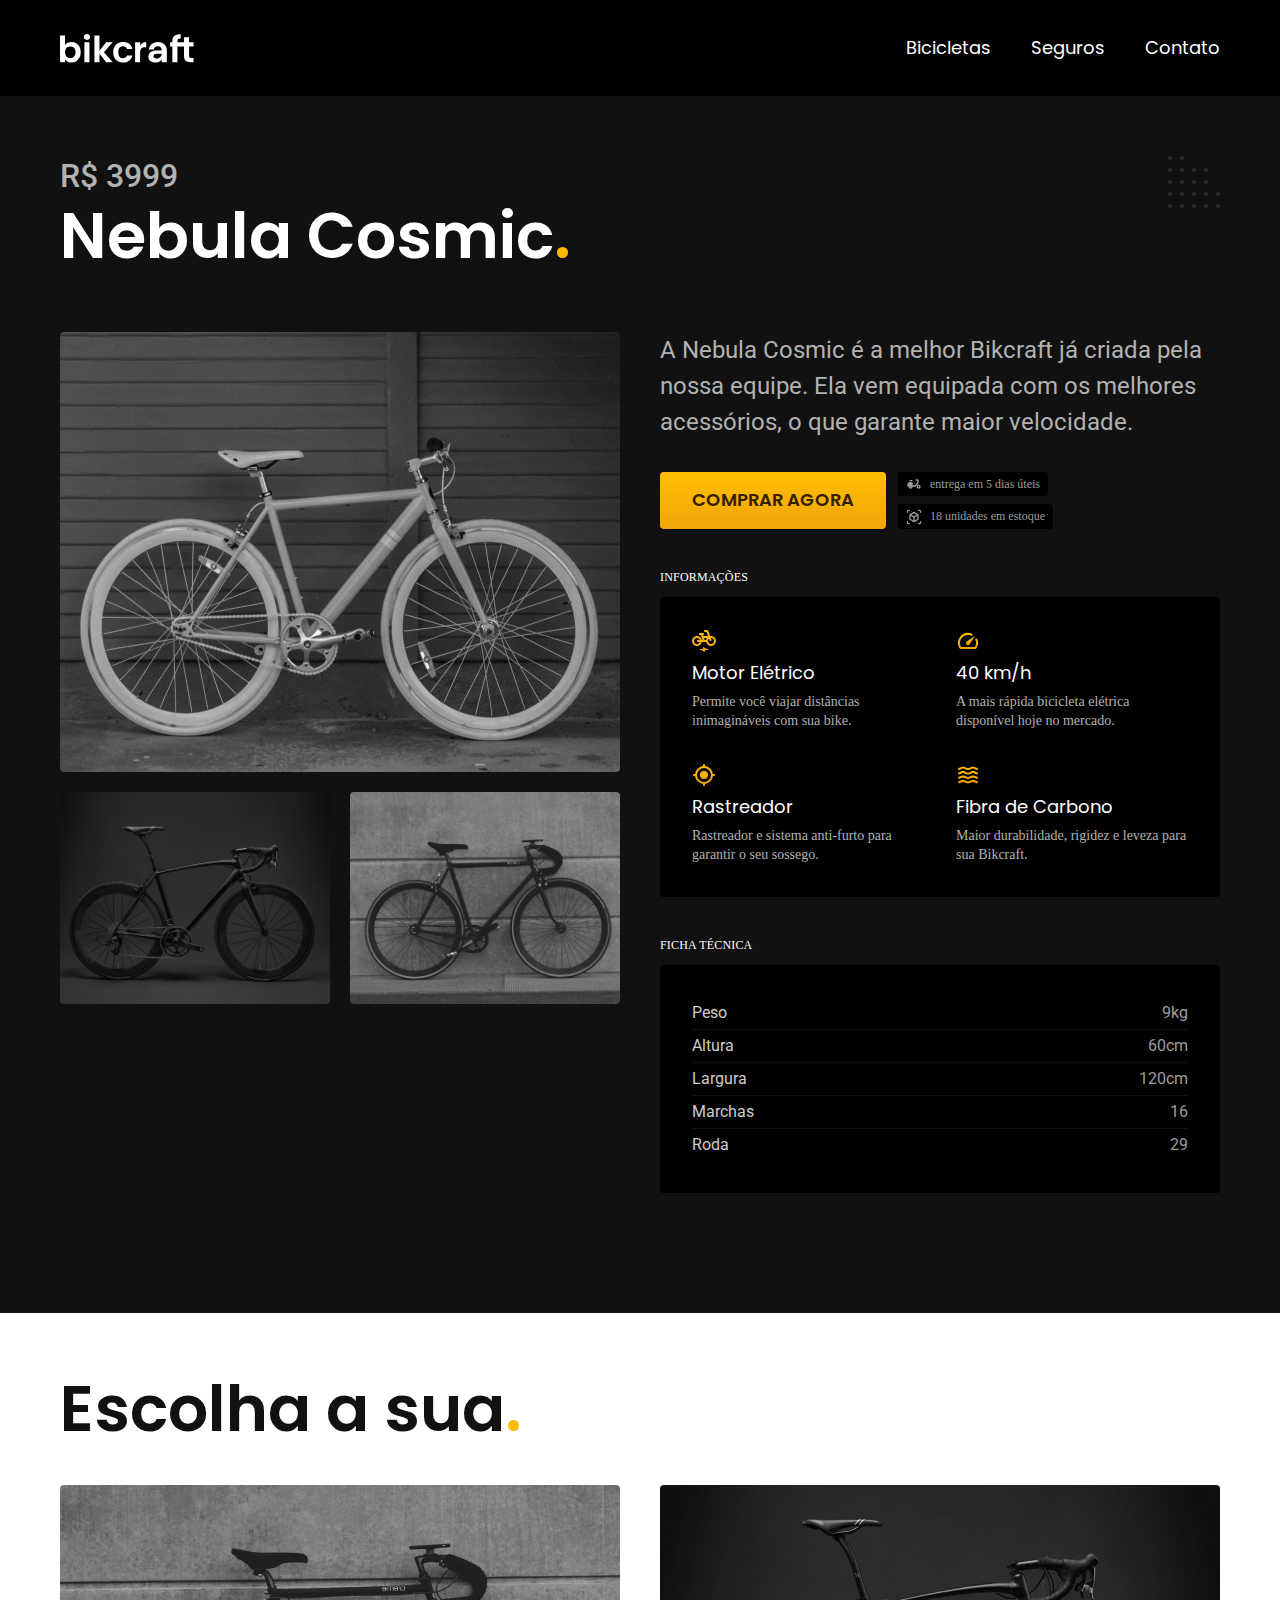
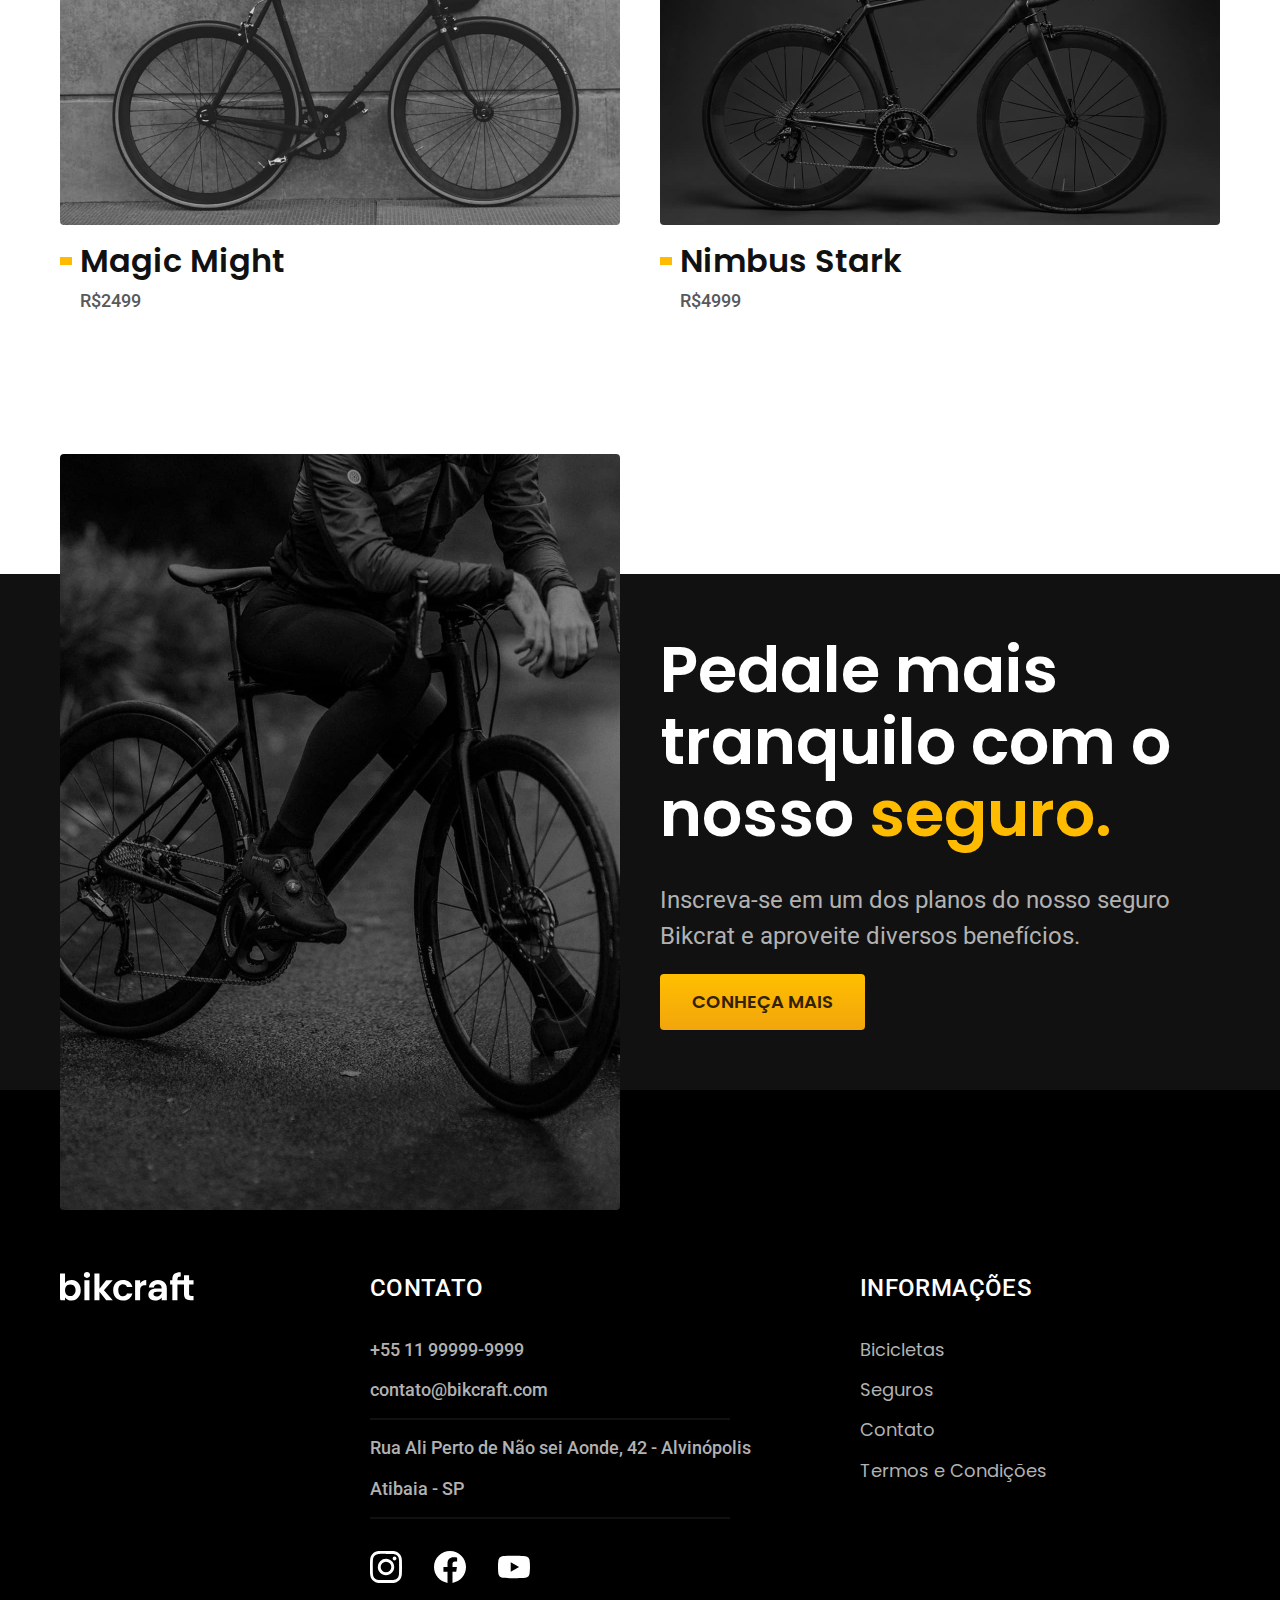
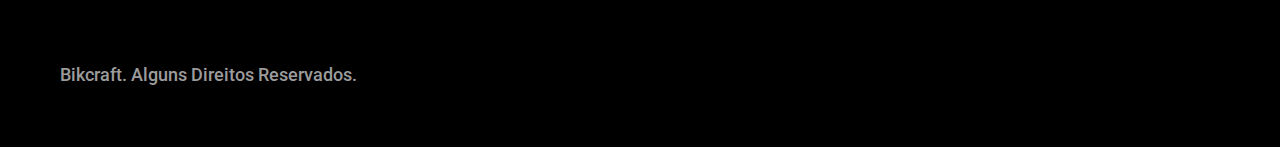
<file: bicicletas/nebula.html>
<!DOCTYPE html>
<html lang="pt-br">
  <head>
    <meta charset="UTF-8" />
    <meta http-equiv="X-UA-Compatible" content="IE=edge" />
    <meta name="viewport" content="width=device-width, initial-scale=1.0" />
    <meta name="description" content="Nimbus - Bikcraft" />
    <title>Nebula - Bikcraft</title>

    <!-- FONTS -->
    <link rel="preconnect" href="https://fonts.googleapis.com" />
    <link rel="preconnect" href="https://fonts.gstatic.com" crossorigin />
    <link
      href="https://fonts.googleapis.com/css2?family=Montserrat:wght@200;300&family=Poppins:wght@400;600&family=Roboto:wght@400;500&display=swap"
      rel="stylesheet"
    />
    <link rel="preconnect" href="https://fonts.googleapis.com" />
    <link rel="preconnect" href="https://fonts.gstatic.com" crossorigin />
    <link
      href="https://fonts.googleapis.com/css2?family=Merriweather:ital,wght@1,900&display=swap"
      rel="stylesheet"
    />

    <!-- STYLESHEETS -->
    <link
      rel="shortcut icon"
      href="../assets/favicon.svg"
      type="image/x-icon"
    />
    <link rel="stylesheet" href="../css/style.min.css" />
    <link rel="preload" href="../css/style.min.css" />
    <script>
      document.documentElement.classList.add('js');
    </script>
    <link rel="preconnect" href="https://fonts.googleapis.com" />
    <link rel="preconnect" href="https://fonts.gstatic.com" crossorigin />
    <link
      href="https://fonts.googleapis.com/css2?family=Merriweather:ital,wght@1,900&family=Poppins:wght@400;600&family=Roboto:wght@400;500&display=swap"
      rel="stylesheet"
    />
  </head>
  <body id="bicicleta">
    <header class="header-bg">
      <div class="header container">
        <a href="../">
          <img src="../assets/img/bikcraft.svg" alt="Bikcraft" />
        </a>
        <nav aria-label="primaria">
          <ul class="header-menu font-1-m cor-0">
            <li><a href="../bicicletas.html">Bicicletas</a></li>
            <li><a href="../seguros.html">Seguros</a></li>
            <li><a href="../contato.html">Contato</a></li>
          </ul>
        </nav>
      </div>
    </header>
    <main class="titulo-bg">
      <div>
        <div class="titulo container">
          <p class="font-2-xl cor-5">R$ 3999</p>
          <h1 class="font-1-xxl cor-0">
            Nebula Cosmic<span class="cor-p1">.</span>
          </h1>
        </div>
      </div>
      <div class="bicicleta container">
        <div class="bicicleta-imagens">
          <img src="../assets/img/bicicleta/nimbus3.jpg" alt="Bicicleta" />
          <img src="../assets/img/bicicleta/nimbus1.jpg" alt="Bicicleta" />
          <img src="../assets/img/bicicleta/nimbus2.jpg" alt="Bicicleta" />
        </div>
        <div class="bicicleta-conteudo">
          <p class="font-2-l cor-5">
            A Nebula Cosmic é a melhor Bikcraft já criada pela nossa equipe. Ela
            vem equipada com os melhores acessórios, o que garante maior
            velocidade.
          </p>
          <div class="bicicleta-comprar">
            <a class="btn" href="../orcamento.html?tipo=bikcraft&produto=nebula"
              >Comprar Agora</a
            >
            <span class="font-1-xs cor-6"
              ><img src="../assets/img/icones/entrega.svg" alt="" /> entrega em
              5 dias úteis</span
            >
            <span class="font-1-xs cor-6"
              ><img src="../assets/img/icones/estoque.svg" alt="" /> 18 unidades
              em estoque</span
            >
          </div>

          <h2 class="font-1-xs cor-0">Informações</h2>
          <ul class="bicicleta-informacoes">
            <li>
              <img src="../assets/img/icones/eletrica.svg" alt="" />
              <h3 class="font-1-m cor-0">Motor Elétrico</h3>
              <p class="font-2-xs cor-5">
                Permite você viajar distâncias inimagináveis com sua bike.
              </p>
            </li>
            <li>
              <img src="../assets/img/icones/velocidade.svg" alt="" />
              <h3 class="font-1-m cor-0">40 km/h</h3>
              <p class="font-2-xs cor-5">
                A mais rápida bicicleta elétrica disponível hoje no mercado.
              </p>
            </li>
            <li>
              <img src="../assets/img/icones/rastreador.svg" alt="" />
              <h3 class="font-1-m cor-0">Rastreador</h3>
              <p class="font-2-xs cor-5">
                Rastreador e sistema anti-furto para garantir o seu sossego.
              </p>
            </li>
            <li>
              <img src="../assets/img/icones/carbono.svg" alt="" />
              <h3 class="font-1-m cor-0">Fibra de Carbono</h3>
              <p class="font-2-xs cor-5">
                Maior durabilidade, rigidez e leveza para sua Bikcraft.
              </p>
            </li>
          </ul>
          <h2 class="font-1-xs cor-0">Ficha Técnica</h2>
          <ul class="bicicleta-ficha font-2-s cor-4">
            <li>Peso <span>9kg</span></li>
            <li>Altura <span>60cm</span></li>
            <li>Largura <span>120cm</span></li>
            <li>Marchas <span>16</span></li>
            <li>Roda <span>29</span></li>
          </ul>
        </div>
      </div>
    </main>
    <article class="bicicletas-lista container">
      <h2 class="font-1-xxl">Escolha a sua<span class="cor-p1">.</span></h2>
      <ul>
        <li>
          <a href="./magic.html">
            <img
              src="../assets/img/bicicletas/magic.jpg"
              alt="Bicicleta preta"
            />
            <h3 class="font-1-xl">Magic Might</h3>
            <span class="font-2-m cor-8">R$2499</span>
          </a>
        </li>
        <li>
          <a href="./nimbus.html">
            <img
              src="../assets/img/bicicletas/nimbus.jpg"
              alt="Bicicleta preta"
            />
            <h3 class="font-1-xl">Nimbus Stark</h3>
            <span class="font-2-m cor-8">R$4999</span>
          </a>
        </li>
      </ul>
    </article>

    <article class="seguro-bg">
      <div class="seguro container">
        <div class="seguro-imagem">
          <img
            src="../assets/img/fotos/seguros.jpg"
            alt="Pesssoa parada em cima de uma bicicleta"
          />
        </div>
        <div class="seguro-conteudo">
          <h2 class="font-1-xxl cor-0">
            Pedale mais tranquilo com o nosso
            <span class="cor-p1">seguro.</span>
          </h2>
          <p class="font-2-l cor-5">
            Inscreva-se em um dos planos do nosso seguro Bikcrat e aproveite
            diversos benefícios.
          </p>
          <a class="btn" href="../seguros.html">Conheça mais</a>
        </div>
      </div>
    </article>

    <footer class="footer-bg">
      <div class="footer container">
        <img src="../assets/img/bikcraft.svg" alt="Bikcraft" />
        <div class="footer-contato">
          <h3 class="font-2-l-b cor-0">Contato</h3>
          <ul class="cor-5 font-2-m">
            <li><a href="tel:+5511999999999">+55 11 99999-9999</a></li>
            <li>
              <a href="mailto:contato@bikctaft.com">contato@bikcraft.com</a>
            </li>
            <li>Rua Ali Perto de Não sei Aonde, 42 - Alvinópolis</li>
            <li>Atibaia - SP</li>
          </ul>
          <div class="footer-redes">
            <a href="../">
              <img src="../assets/img/redes/instagram.svg" alt="Instagram" />
            </a>
            <a href="../">
              <img src="../assets/img/redes/facebook.svg" alt="facebook" />
            </a>
            <a href="../">
              <img src="../assets/img/redes/youtube.svg" alt="youtube" />
            </a>
          </div>
        </div>
        <div class="footer-informacoes">
          <h3 class="font-2-l-b cor-0">Informações</h3>
          <nav>
            <ul class="font-1-m cor-5">
              <li><a href="../bicicletas.html">Bicicletas</a></li>
              <li><a href="../seguros.html">Seguros</a></li>
              <li><a href="../contato.html">Contato</a></li>
              <li><a href="../termos.html">Termos e Condições</a></li>
            </ul>
          </nav>
        </div>
        <p class="footer-copy font-2-m cor-6">
          Bikcraft. Alguns Direitos Reservados.
        </p>
      </div>
    </footer>
    <script src="../JS/script.js"></script>
  </body>
</html>
</file>
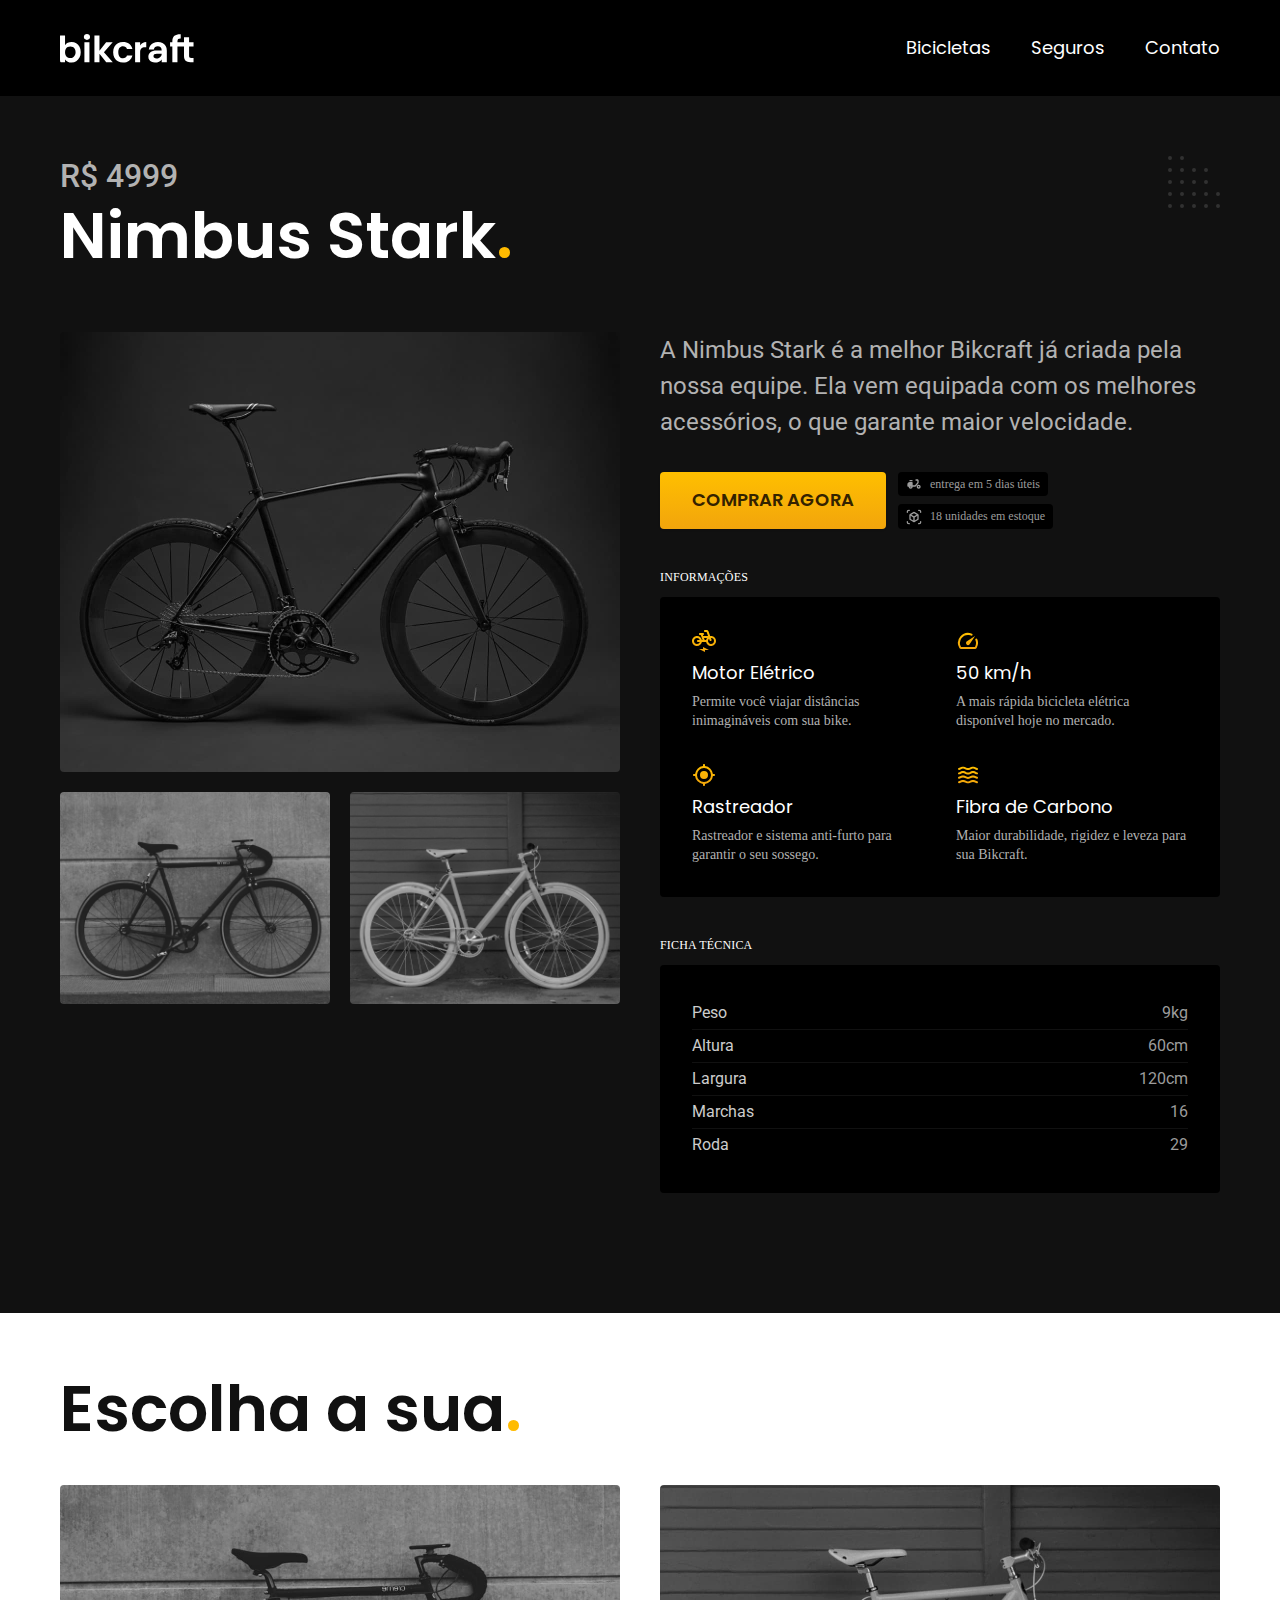
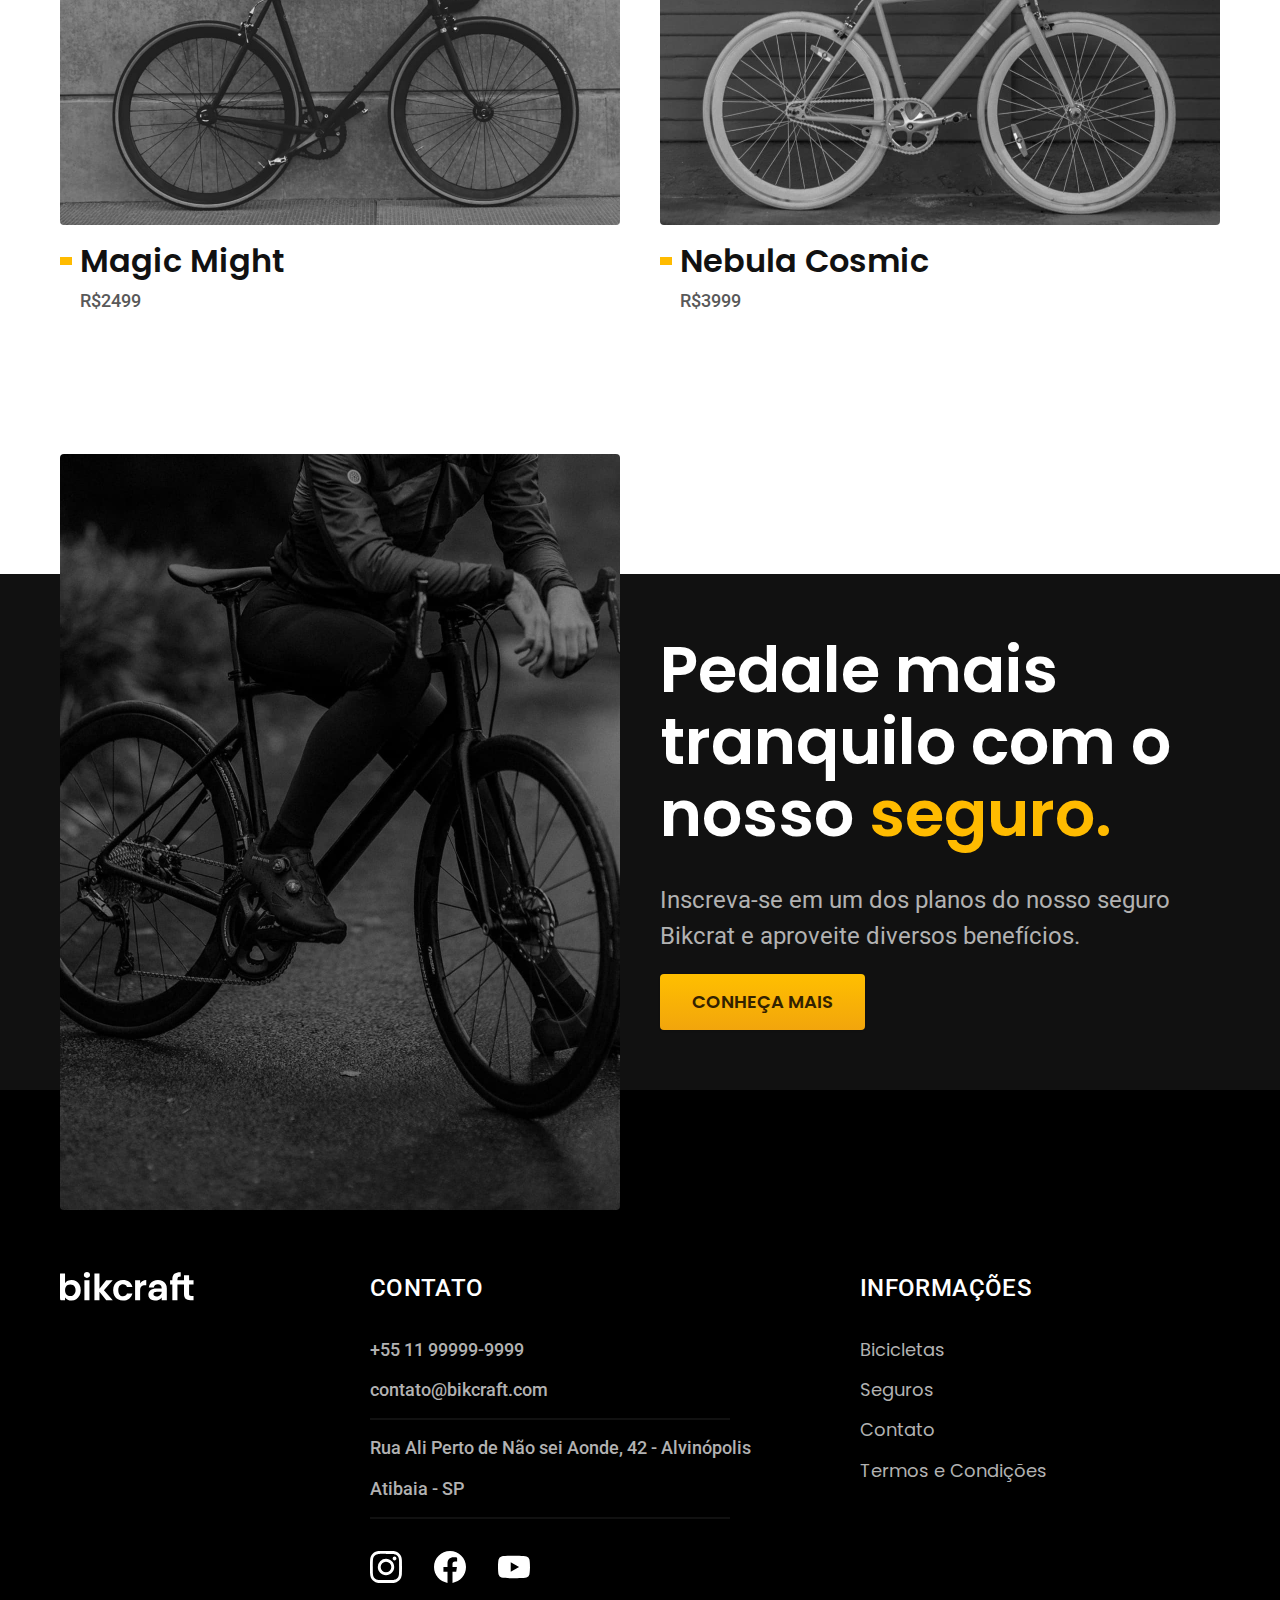
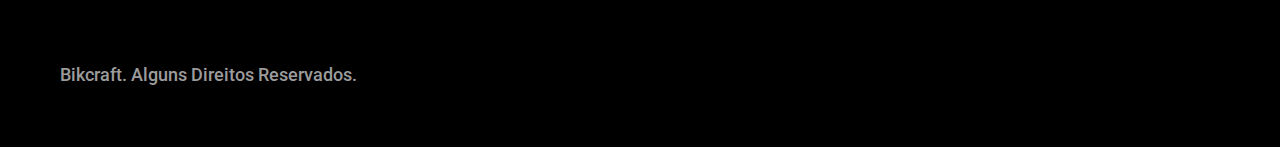
<file: bicicletas/nimbus.html>
<!DOCTYPE html>
<html lang="pt-br">
  <head>
    <meta charset="UTF-8" />
    <meta http-equiv="X-UA-Compatible" content="IE=edge" />
    <meta name="viewport" content="width=device-width, initial-scale=1.0" />
    <meta name="description" content="Nimbus - Bikcraft" />
    <title>Nimbus - Bikcraft</title>

    <!-- FONTS -->
    <link rel="preconnect" href="https://fonts.googleapis.com" />
    <link rel="preconnect" href="https://fonts.gstatic.com" crossorigin />
    <link
      href="https://fonts.googleapis.com/css2?family=Montserrat:wght@200;300&family=Poppins:wght@400;600&family=Roboto:wght@400;500&display=swap"
      rel="stylesheet"
    />
    <link rel="preconnect" href="https://fonts.googleapis.com" />
    <link rel="preconnect" href="https://fonts.gstatic.com" crossorigin />
    <link
      href="https://fonts.googleapis.com/css2?family=Merriweather:ital,wght@1,900&display=swap"
      rel="stylesheet"
    />

    <!-- STYLESHEETS -->
    <link
      rel="shortcut icon"
      href="../assets/favicon.svg"
      type="image/x-icon"
    />
    <link rel="stylesheet" href="../css/style.min.css" />
    <link rel="preload" href="../css/style.min.css" />
    <script>
      document.documentElement.classList.add('js');
    </script>
    <link rel="preconnect" href="https://fonts.googleapis.com" />
    <link rel="preconnect" href="https://fonts.gstatic.com" crossorigin />
    <link
      href="https://fonts.googleapis.com/css2?family=Merriweather:ital,wght@1,900&family=Poppins:wght@400;600&family=Roboto:wght@400;500&display=swap"
      rel="stylesheet"
    />
  </head>
  <body id="bicicleta">
    <header class="header-bg">
      <div class="header container">
        <a href="../">
          <img src="../assets/img/bikcraft.svg" alt="Bikcraft" />
        </a>
        <nav aria-label="primaria">
          <ul class="header-menu font-1-m cor-0">
            <li><a href="../bicicletas.html">Bicicletas</a></li>
            <li><a href="../seguros.html">Seguros</a></li>
            <li><a href="../contato.html">Contato</a></li>
          </ul>
        </nav>
      </div>
    </header>
    <main class="titulo-bg">
      <div>
        <div class="titulo container">
          <p class="font-2-xl cor-5">R$ 4999</p>
          <h1 class="font-1-xxl cor-0">
            Nimbus Stark<span class="cor-p1">.</span>
          </h1>
        </div>
      </div>
      <div class="bicicleta container">
        <div class="bicicleta-imagens">
          <img src="../assets/img/bicicleta/nimbus1.jpg" alt="Bicicleta" />
          <img src="../assets/img/bicicleta/nimbus2.jpg" alt="Bicicleta" />
          <img src="../assets/img/bicicleta/nimbus3.jpg" alt="Bicicleta" />
        </div>
        <div class="bicicleta-conteudo">
          <p class="font-2-l cor-5">
            A Nimbus Stark é a melhor Bikcraft já criada pela nossa equipe. Ela
            vem equipada com os melhores acessórios, o que garante maior
            velocidade.
          </p>
          <div class="bicicleta-comprar">
            <a class="btn" href="../orcamento.html?tipo=bikcraft&produto=nimbus"
              >Comprar Agora</a
            >
            <span class="font-1-xs cor-6"
              ><img src="../assets/img/icones/entrega.svg" alt="" /> entrega em
              5 dias úteis</span
            >
            <span class="font-1-xs cor-6"
              ><img src="../assets/img/icones/estoque.svg" alt="" /> 18 unidades
              em estoque</span
            >
          </div>

          <h2 class="font-1-xs cor-0">Informações</h2>
          <ul class="bicicleta-informacoes">
            <li>
              <img src="../assets/img/icones/eletrica.svg" alt="" />
              <h3 class="font-1-m cor-0">Motor Elétrico</h3>
              <p class="font-2-xs cor-5">
                Permite você viajar distâncias inimagináveis com sua bike.
              </p>
            </li>
            <li>
              <img src="../assets/img/icones/velocidade.svg" alt="" />
              <h3 class="font-1-m cor-0">50 km/h</h3>
              <p class="font-2-xs cor-5">
                A mais rápida bicicleta elétrica disponível hoje no mercado.
              </p>
            </li>
            <li>
              <img src="../assets/img/icones/rastreador.svg" alt="" />
              <h3 class="font-1-m cor-0">Rastreador</h3>
              <p class="font-2-xs cor-5">
                Rastreador e sistema anti-furto para garantir o seu sossego.
              </p>
            </li>
            <li>
              <img src="../assets/img/icones/carbono.svg" alt="" />
              <h3 class="font-1-m cor-0">Fibra de Carbono</h3>
              <p class="font-2-xs cor-5">
                Maior durabilidade, rigidez e leveza para sua Bikcraft.
              </p>
            </li>
          </ul>
          <h2 class="font-1-xs cor-0">Ficha Técnica</h2>
          <ul class="bicicleta-ficha font-2-s cor-4">
            <li>Peso <span>9kg</span></li>
            <li>Altura <span>60cm</span></li>
            <li>Largura <span>120cm</span></li>
            <li>Marchas <span>16</span></li>
            <li>Roda <span>29</span></li>
          </ul>
        </div>
      </div>
    </main>
    <article class="bicicletas-lista container">
      <h2 class="font-1-xxl">Escolha a sua<span class="cor-p1">.</span></h2>
      <ul>
        <li>
          <a href="./magic.html">
            <img
              src="../assets/img/bicicletas/magic.jpg"
              alt="Bicicleta preta"
            />
            <h3 class="font-1-xl">Magic Might</h3>
            <span class="font-2-m cor-8">R$2499</span>
          </a>
        </li>
        <li>
          <a href="./nebula.html">
            <img
              src="../assets/img/bicicletas/nebula.jpg"
              alt="Bicicleta preta"
            />
            <h3 class="font-1-xl">Nebula Cosmic</h3>
            <span class="font-2-m cor-8">R$3999</span>
          </a>
        </li>
      </ul>
    </article>

    <article class="seguro-bg">
      <div class="seguro container">
        <div class="seguro-imagem">
          <img
            src="../assets/img/fotos/seguros.jpg"
            alt="Pesssoa parada em cima de uma bicicleta"
          />
        </div>
        <div class="seguro-conteudo">
          <h2 class="font-1-xxl cor-0">
            Pedale mais tranquilo com o nosso
            <span class="cor-p1">seguro.</span>
          </h2>
          <p class="font-2-l cor-5">
            Inscreva-se em um dos planos do nosso seguro Bikcrat e aproveite
            diversos benefícios.
          </p>
          <a class="btn" href="../seguros.html">Conheça mais</a>
        </div>
      </div>
    </article>

    <footer class="footer-bg">
      <div class="footer container">
        <img src="../assets/img/bikcraft.svg" alt="Bikcraft" />
        <div class="footer-contato">
          <h3 class="font-2-l-b cor-0">Contato</h3>
          <ul class="cor-5 font-2-m">
            <li><a href="tel:+5511999999999">+55 11 99999-9999</a></li>
            <li>
              <a href="mailto:contato@bikctaft.com">contato@bikcraft.com</a>
            </li>
            <li>Rua Ali Perto de Não sei Aonde, 42 - Alvinópolis</li>
            <li>Atibaia - SP</li>
          </ul>
          <div class="footer-redes">
            <a href="../">
              <img src="../assets/img/redes/instagram.svg" alt="Instagram" />
            </a>
            <a href="../">
              <img src="../assets/img/redes/facebook.svg" alt="facebook" />
            </a>
            <a href="../">
              <img src="../assets/img/redes/youtube.svg" alt="youtube" />
            </a>
          </div>
        </div>
        <div class="footer-informacoes">
          <h3 class="font-2-l-b cor-0">Informações</h3>
          <nav>
            <ul class="font-1-m cor-5">
              <li><a href="../bicicletas.html">Bicicletas</a></li>
              <li><a href="../seguros.html">Seguros</a></li>
              <li><a href="../contato.html">Contato</a></li>
              <li><a href="../termos.html">Termos e Condições</a></li>
            </ul>
          </nav>
        </div>
        <p class="footer-copy font-2-m cor-6">
          Bikcraft. Alguns Direitos Reservados.
        </p>
      </div>
    </footer>
    <script src="../JS/script.js"></script>
  </body>
</html>
</file>
<file: css/style.min.css>
body{margin:0;font-family:Arial,Helvetica,sans-serif;color:#111}blockquote,dd,h1,h2,h3,h4,p,ul{margin:0}ul{padding:0;list-style:none}a{text-decoration:none;color:inherit}img{max-width:100%;display:block;border-radius:4px}[src$=".jpg"]{border-radius:4px}.header-bg{background-color:var(--cor-12)}.header{display:flex;flex-wrap:wrap;gap:20px;justify-content:space-between;align-items:center;box-sizing:border-box;padding:20px 0}.header-menu{display:flex;flex-wrap:wrap;gap:40px}.header-menu a{padding:16px 0;display:inline-block;position:relative}.header-menu a::after{content:"";display:block;height:2px;width:0;background-color:var(--cor-0);margin-top:4px;transition:.3s;position:absolute}.header-menu a.ativo::after,.header-menu a:hover::after{width:100%}@media (max-width:800px){.header-menu{gap:20px}.header-menu a{background-color:var(--cor-11);padding:12px 16px;border-radius:4px}.header-menu a:hover{background-color:var(--cor-10);transition:.5s}.header-menu a:after{display:none}}@media (max-width:600px){.header-menu{gap:12px}.header-menu a{padding:8px 12px;font-size:14px}}.footer-bg{background-color:var(--cor-12)}.footer{display:grid;grid-template-columns:3fr 5fr 4fr;gap:40px;padding-top:60px;padding-bottom:60px}.footer h3{margin-bottom:32px}.footer-contato ul{margin-bottom:32px}.footer-contato li:nth-child(2n)::after{content:"";display:block;max-width:360px;height:2px;background-color:var(--cor-11);margin-top:16px}.footer li{margin-bottom:16px}.footer-redes{display:flex;gap:32px}.footer a:hover{color:var(--cor-0)}.footer-copy{grid-column:1/-1;margin-top:40px}@media (max-width:800px){.footer>img{display:none}.footer{grid-template-columns:1fr 1fr}}@media (max-width:600px){.footer{grid-template-columns:1fr;gap:60pxg}.footer-copy{margin-top:0}}.container{box-sizing:border-box;max-width:1200px;padding-left:20px;padding-right:20px;margin-left:auto;margin-right:auto}.btn{display:inline-block;padding:16px 32px;background:linear-gradient(#ffbf00,#f2a50c);border-radius:4px;box-shadow:0 1px 2px rgba(0,0,0,.1);text-transform:uppercase;color:var(--cor-p5);font:600 1.125rem/1.35 Poppins,sans-serif;max-width:max-content;border:none;cursor:pointer}.btn:hover{background:linear-gradient(#ffb60d,#e59317);transition-duration:.5s}.btn.secundario{background:var(--cor-10);color:var(--cor-2)}.btn.secundario:hover{background:var(--cor-9);color:var(--cor-2)}.botao.seta{display:flex;align-items:center}.btn.seta::after{content:"";display:inline-block;width:18px;height:10px;margin-left:12px;background:url(../assets/img/icones/seta.svg);transition:transform .2s}.btn.seta:hover::after{transform:translateX(4px)}@media (max-width:600px){.btn{padding:12px 16px;font-size:1rem}}.link{display:inline-block;color:var(--cor-p1);font:500 1.5rem/1.5 Poppins,sans-serif;text-transform:uppercase;transition-duration:.3s}.link::after{content:"";display:block;width:100%;height:4px;background-color:currentColor}.link:hover{color:var(--cor-p3);transition-duration:.5s}.titulo-bg{background-color:var(--cor-11);padding-top:60px;padding-bottom:60px}.titulo{background:url('../assets/img/dec/top-right.svg') no-repeat top right 20px}.titulo p{margin-bottom:4px}@media (max-width:800px){.titulo-bg{padding-top:40px;padding-bottom:40px}.titulo p{font-size:1rem;text-transform:lowercase;font-weight:400}}.font-1-xs{font:400 0.75rem/1.35 Poppins sans-serif}.font-2-xs{font:400 0.875rem/1.35 Roboto sans-serif}.font-1-s{font:400 1rem/1.5 Poppins sans-serif}.font-2-s{font:400 1rem/1.5 Roboto,sans-serif}.font-1-m,.font-1-m-b{font:400 1.125rem/1.35 Poppins,sans-serif}.font-1-m-b{font-weight:600}.font-2-m{font:500 1.125rem/1.35 Roboto,sans-serif}.font-1-l{font:400 1.5rem/1.5 Poppins,sans-serif}.font-2-l,.font-2-l-b{font:400 1.5rem/1.5 Roboto,sans-serif}.font-2-l-b{font-weight:500;letter-spacing:.015em;text-transform:uppercase}.font-1-xl{font:600 2rem/1.25 Poppins,sans-serif}.font-2-xl{font:500 2rem/1.25 Roboto,sans-serif}.font-1-xxl{font:600 4rem/1.125 Poppins,sans-serif}@media (max-width:1200px){.font-1-xxl{font-size:3rem}.font-2-l,.font-2-l-b{font-size:1.25rem}}@media (max-width:800px){.font-1-xxl{font-size:2rem}.font-1-xl,.font-2-xl{font-size:1.5rem}}:root{--cor-0:#ffffff;--cor-1:#f7f7f7;--cor-2:#EDEDED;--cor-3:#DEDEDE;--cor-4:#CCCCCC;--cor-5:#B2B2B2;--cor-6:#9C9C9C;--cor-7:#717171;--cor-8:#595959;--cor-9:#404040;--cor-10:#2e2e2e;--cor-11:#111111;--cor-12:#000000;--cor-p1:#ffbb00;--cor-p2:#E4A30B;--cor-p3:#A66F00;--cor-p4:#664400;--cor-p5:#332200}.cor-0{color:var(--cor-0)}.cor-1{color:var(--cor-1)}.cor-2{color:var(--cor-2)}.cor-3{color:var(--cor-3)}.cor-4{color:var(--cor-4)}.cor-5{color:var(--cor-5)}.cor-6{color:var(--cor-6)}.cor-7{color:var(--cor-7)}.cor-8{color:var(--cor-8)}.cor-9{color:var(--cor-9)}.cor-10{color:var(--cor-10)}.cor-11{color:var(--cor-11)}.cor-12{color:var(--cor-12)}.cor-p1{color:var(--cor-p1)}.cor-p2{color:var(--cor-p2)}.cor-p3{color:var(--cor-p3)}.cor-p4{color:var(--cor-p4)}.cor-p5{color:var(--cor-p5)}.form{display:grid;grid-template-columns:1fr 1fr;gap:20px}.form label{display:block;font:600 1rem/1.5 Poppins,sans-serif;margin-bottom:4px}.form .col-2{grid-column:span 2}.form input[type=email],.form input[type=tel],.form input[type=text],.form textarea{font:400 1rem/1.5 Roboto,sans-serif;background-color:var(--cor-1);border:1px solid var(--cor-2);padding:12px;border-radius:4px;width:100%;box-sizing:border-box}.form input[type=email]:focus,.form input[type=tel]:focus,.form input[type=text]:focus,.form textarea:focus{outline:0;border-color:var(--cor-p1);background:var(--cor-0);box-shadow:0 0 0 2px #fea}@media (max-width:600px){.form{grid-template-columns:1fr}.form .col-2{grid-column:1}}.js .fadeInDown{transform:translate3d(0,-20px,0)}.js .fadeInUp{transform:translate3d(0,20px,0)}.js .fadeInRight{transform:translate3d(20px,0,0)}.js .fadeInLeft{transform:translate3d(-20px,0,0)}.js [data-anime]{opacity:0}.js .anime{opacity:1;transform:none;transition:transform .8s,opacity .8s}.introducao-bg{background:var(--cor-12) url('../assets/img/dec/bottom-left.svg') no-repeat bottom 160px left 20px;box-shadow:inset 0 -120px var(--cor-0)}.introducao{display:grid;grid-template-columns:1fr 1fr;gap:0 40px}.introducao-conteudo{align-self:flex-end;padding-bottom:200px}.introducao img{width:100%;height:100%;object-fit:cover;border-radius:4px}.introducao h1{margin-bottom:32px}.introducao-conteudo p{margin-bottom:40px}@media (max-width:800px){.introducao-bg{background-color:var(--cor-11);padding-top:40px;box-shadow:inset 0 -60px var(--cor-0)}.introducao{grid-template-columns:1fr;gap:32px}.introducao-conteudo{padding-bottom:0}.introducao h1{margin-bottom:32px}.introducao img{height:300px;width:100%}}.tecnologia-bg{background-color:var(--cor-11);box-shadow:inset 0 80px var(--cor-0),inset 0 -80px var(--cor-0)}.tecnologia{display:grid;grid-template-columns:1fr 1fr;gap:40px}.tecnologia-conteudo{padding-top:160px;padding-bottom:160px}.tecnologia-conteudo>span{display:block;margin-bottom:20px}.tecnologia-conteudo h2{margin-bottom:32px}.tecnologia a{margin-bottom:80px}.tecnologia-conteudo>p{margin-bottom:20px}.tecnologia-imagem img{width:100%;height:100%;object-fit:cover;object-position:left}.tecnologia-vantagens{display:flex;gap:40px}.tecnologia-vantagens h3{margin-bottom:8px;width:max-content}.tecnologia-vantagens img{width:24px;margin-bottom:8px}@media (max-width:800px){.tecnologia-bg{box-shadow:initial}.tecnologia{grid-template-columns:1fr}.tecnologia-conteudo{padding-top:60px;padding-bottom:60px}.tecnologia-imagem{display:none}.tecnologia a{margin-bottom:60px}}@media (max-width:600px){.tecnologia-vantagens{flex-direction:column}}.parceiros{padding-top:60px;padding-bottom:120px}.parceiros h2{margin-bottom:60px}.parceiros ul{max-width:1400px;margin:0 auto;display:grid;grid-template-columns:repeat(4,1fr);padding:0 20px}.parceiros li{padding:32px;display:flex;border-left:2px solid var(--cor-2)}.parceiros img{margin:auto}.parceiros li:first-child{border-left:none}.parceiros li:nth-child(5){border-left:none}.parceiros li:nth-child(n+5){border-top:2px solid var(--cor-2)}@media (max-width:800px){.parceiros{padding-bottom:60px}.parceiros h2{margin-bottom:20px}.parceiros ul{grid-template-columns:repeat(2,1fr)}.parceiros li:nth-child(n+3){border-top:2px solid var(--cor-2)}.parceiros li:nth-child(odd){border-left:none}}.depoimento{display:grid;grid-template-columns:1fr 1fr;background-color:var(--cor-p1);overflow:hidden}.depoimento img{width:100%;height:100%;object-fit:cover;border-radius:0}.depoimento-conteudo{padding:40px 40px 80px 80px;align-self:flex-end;background:url('../assets/img/dec/bottom-right-p.svg') no-repeat bottom 40px right 40px}.depoimento-conteudo p{font-family:Merriweather,serif;font-style:italic;font-weight:900;margin-bottom:32px;max-width:32ch;position:relative}.depoimento p::after,.depoimento p::before{content:'“';font-size:5rem;color:var(--cor-p2);position:absolute}.depoimento p::before{left:-50px;top:-20px}.depoimento p::after{content:'”'}@media (max-width:800px){.depoimento{grid-template-columns:1fr;text-align:center}.depoimento img{max-height:200px}.depoimento-conteudo{padding:40px 20px;justify-self:center}}@media (min-width:1200px){.depoimento img{max-height:520px}}.bicicletas-lista{padding-top:60px;padding-bottom:120px}.bicicletas-lista h2{margin-bottom:40px}.bicicletas-lista ul{display:flex;gap:40px;padding:0 20px 20px 20px;max-width:1400px;margin:auto auto;overflow-x:auto}#bicicleta .bicicletas-lista ul{padding:0 0 20px 0}.bicicletas-lista li{flex:1;min-width:280px}.bicicletas-lista a{display:block}.bicicletas-lista img{margin-bottom:16px;transition-duration:.5s}.bicicletas-lista h3{margin-bottom:8px;display:flex;align-items:center}.bicicletas-lista h3::before{content:"";background-color:var(--cor-p1);display:inline-block;height:8px;width:12px;margin-right:8px}.bicicletas-lista a:hover img{-webkit-box-shadow:-12px 10px 3px -4px rgba(255,187,0,.9);-moz-box-shadow:-12px 10px 3px -4px rgba(255,187,0,.9);box-shadow:-12px 10px 3px -4px rgba(255,187,0,.9);transition-duration:.5s}.bicicletas-lista li span{padding-left:20px}@media (max-width:800px){.bicicletas-lista{padding-bottom:60px}.bicicletas-lista ul{gap:20px}}.bicicletas-bg:nth-child(odd){background-image:linear-gradient(to right,var(--cor-0) 30%,var(--cor-11) 0)}.bicicletas{display:grid;grid-template-columns:1fr 1fr;gap:40px;padding-top:60px;padding-bottom:60px;background:url('../assets/img/dec/bottom-right.svg') no-repeat top 40px right 20px}.bicicletas-imagem{position:relative}.bicicletas-imagem span{background-color:var(--cor-12);padding:8px 16px 8px 8px;display:inline-block;position:absolute;top:20px;right:0;border-radius:5px 0 0 5px}.bicicletas-conteudo{display:grid;grid-template-columns:1fr auto;align-content:flex-start}.bicicletas-conteudo h2,.bicicletas-conteudo p{grid-column:1/-1}.bicicletas-conteudo h2{margin-bottom:20px}.bicicletas-conteudo h2::before{content:"";display:block;width:12px;height:8px;background-color:var(--cor-p1);margin-bottom:8px}.bicicletas-conteudo p{margin-bottom:32px}.bicicletas-conteudo a{place-self:end}.bicicletas ul{display:grid;gap:16px}.bicicletas-conteudo li{display:flex;align-items:center}.bicicletas-conteudo img{width:24px;margin-right:8px}@media (max-width:800px){.bicicletas-bg:nth-child(odd){background-image:none;background-color:var(--cor-11)}.bicicletas{grid-template-columns:1fr;gap:20px;padding-top:40px;padding-bottom:40px}}@media (max-width:600px){.bicicletas-conteudo{grid-template-columns:1fr}.bicicletas-conteudo a{place-self:start}.bicicletas-conteudo ul{grid-template-columns:1fr 1fr;margin-bottom:32px;font-size:1rem}}.bicicleta{display:grid;grid-template-columns:1fr 1fr;align-items:flex-start;gap:40px;padding-top:60px;padding-bottom:60px}#bicicleta .titulo p{text-transform:uppercase}.bicicleta-imagens{display:flex;flex-wrap:wrap;gap:20px}.bicicleta-imagens img{flex:1;min-width:200px}.bicicleta-imagens img:first-child{min-width:100%}.bicicleta-conteudo>p{margin-bottom:32px}.bicicleta-comprar{display:grid;grid-template-columns:max-content auto;align-items:center;justify-items:start;gap:8px 12px;margin-bottom:40px}.bicicleta-comprar a{grid-row:span 2}.bicicleta-comprar span{display:flex;align-items:center;background-color:var(--cor-12);gap:8px;padding:4px 8px;border-radius:4px}.bicicleta-conteudo h2{text-transform:uppercase;letter-spacing:.015em;margin-bottom:12px}.bicicleta-ficha,.bicicleta-informacoes{padding:32px;background-color:var(--cor-12);border-radius:4px}.bicicleta-informacoes{margin-bottom:40px;display:grid;grid-template-columns:1fr 1fr;gap:32px}.bicicleta-informacoes img{width:24px;margin-bottom:8px}.bicicleta-informacoes h3{margin-bottom:8px}.bicicleta-ficha li{padding:4px 0;display:flex;justify-content:space-between;border-bottom:1px solid var(--cor-11)}.bicicleta-ficha li:last-child{border-bottom:none}.bicicleta-ficha span{color:var(--cor-6)}@media (max-width:800px){.bicicleta{grid-template-columns:1fr;padding-top:40px;padding-bottom:40px}.bicicleta-imagens{grid-row:2}}@media (max-width:400px){.bicicleta-comprar,.bicicleta-informacoes{grid-template-columns:1fr}}.seguro-bg{background-color:var(--cor-11);box-shadow:inset 0 120px var(--cor-0),inset 0 -120px var(--cor-12)}.seguro{display:grid;grid-template-columns:1fr 1fr;gap:40px}.seguro-imagem img{width:100%;height:100%;object-fit:cover}.seguro-conteudo{padding-top:180px;padding-bottom:180px}.seguro h2{margin-bottom:32px}.seguro p{margin-bottom:20px}@media (max-width:800px){.seguro-bg{box-shadow:inset 0 -60px var(--cor-12)}.seguro{grid-template-columns:1fr}.seguro-imagem{height:200px}.seguro-conteudo{grid-row:1;padding-top:40px;padding-bottom:0}}.seguros-bg{background-color:var(--cor-11)}.seguros{padding-top:60px;padding-bottom:60px;display:grid;grid-template-columns:1fr 1fr;gap:40px;align-items:center}#seguros .seguros{padding-top:0}.seguros h2{grid-column:1/-1}.seguros-item{background-color:var(--cor-12);padding:32px 32px 32px 60px;display:grid;grid-template-columns:1fr auto;border-radius:4px}.seguros-item h3{margin-bottom:40px}.seguros-item span{grid-column:2;display:block;text-align:right}.seguros-item ul{grid-column:1/-1;margin-bottom:32px}.seguros-item li{display:flex;align-items:center;position:relative}.seguros-item li+li{margin-top:20px}.seguros-item li::before{content:"";display:inline-block;width:13px;height:9px;background-image:url(../assets/img/icones/lista.svg);position:absolute;left:-21px}.seguros-item a{grid-column:1/-1}@media (max-width:800px){.seguros{grid-template-columns:1fr}}.perguntas{padding-bottom:120px;padding-top:120px}.perguntas h2{margin-bottom:60px}.perguntas dl>div{padding:20px;border-radius:4px}.perguntas dl>div:nth-child(odd){background-color:var(--cor-1)}.perguntas button{display:grid;grid-template-columns:auto 1fr auto;align-items:center;gap:8px;cursor:pointer;border:none;background:0 0;width:100%;text-align:left}.perguntas button::before{content:"";display:inline-block;width:12px;height:8px;background-color:var(--cor-p1)}.perguntas button::after{content:"";display:inline-block;width:14px;height:6px;background:url(../assets/img/icones/seta-abrir.svg);transition:.3s}.perguntas button:hover::after,.perguntas button[aria-expanded=true]::after{transform:rotate(180deg)}.js .perguntas dd{display:none}.js .perguntas dd.ativa{display:block;padding-left:20px;padding-top:16px;max-width:80ch}@media (max-width:800px){.perguntas{padding-top:60px;padding-bottom:60px}.perguntas h2{margin-bottom:40px}}.vantagens-bg{background-color:var(--cor-12)}.vantagens{padding-top:120px;padding-bottom:120px}.vantagens h2{margin-bottom:60px}.vantagens ul{display:grid;grid-template-columns:repeat(auto-fit,minmax(280px,max-content));gap:40px 80px}.vantagens h3,.vantagens img{margin-bottom:8px}@media (max-width:800px){.vantagens{padding-top:60px;padding-bottom:60px}.vantagens h2{margin-bottom:40px}.vantagens ul{gap:20px}}#contato{background:linear-gradient(var(--cor-11)600px,var(--cor-1) 0)}.contato{display:grid;grid-template-columns:5fr 7fr}.contato-dados,.contato-formulario{padding:60px;box-shadow:0 1px 2px rgba(0,0,0,.1)}.contato-dados{border-radius:5px 0 0 5px;background:var(--cor-12)}.contato-formulario{border-radius:0 5px 5px 0;background:var(--cor-0) url('../assets/img/dec/bottom-right.svg') no-repeat bottom 20px right 20px}.contato-dados h2{margin-bottom:60px}.contato-endereco{margin-bottom:32px;padding-left:28px;background:url("../assets/img/icones/local.svg");background-repeat:no-repeat}.contato-endereco p{margin-bottom:8px}.contato-meios a{display:block;max-width:max-content;margin-bottom:8px;padding-left:28px}.contato-meios a:hover{color:var(--cor-0)}.contato-meios a:first-child{background:url("../assets/img/icones/email.svg");background-repeat:no-repeat}.contato-meios a:nth-child(2){margin-bottom:32px}.contato-meios a:nth-child(3){background:url("../assets/img/icones/telefone.svg");background-repeat:no-repeat;margin-bottom:60px}.contato-redes{display:flex;gap:32px;padding-left:28px}@media (max-width:800px){.contato{grid-template-columns:1fr}.contato-dados,.contato-formulario{padding:20px}.contato-dados{border-radius:5px 5px 0 0;background:var(--cor-12)}.contato-dados h2,.contato-meios a:nth-child(3){margin-bottom:32px}.contato-formulario{border-radius:0 0 5px 5px}.contato-redes{margin-bottom:12px}}.lojas{display:grid;grid-template-columns:1fr 1fr;gap:0 40px;padding-top:120px;padding-bottom:120px}.lojas h2{grid-column:1/-1;margin-bottom:60px}.lojas img{border-radius:4px 4px 0 0}.lojas-item{border-radius:4px;background-color:var(--cor-0);box-shadow:0 1px 2px rgba(0,0,0,.1)}.lojas-conteudo{display:grid;grid-template-columns:1fr 1fr;gap:32px 16px;padding:32px}.lojas-conteudo h3,.lojas-horario{grid-column:1/-1}.lojas-dados{display:grid;gap:8px;border-left:2px solid var(--cor-2);padding-left:12px}.lojas-horario{display:flex;align-items:center;gap:8px}@media (max-width:800px){.lojas{gap:20px;padding-top:60px;padding-bottom:60px}.lojas h2{margin-bottom:32px}.lojas-conteudo{grid-template-columns:1fr}}@media (max-width:600px){.lojas{grid-template-columns:1fr}}.termos{padding-top:80px;padding-bottom:80px}.termos h2{font-weight:600;margin-bottom:20px}.termos p+h2{margin-top:40px}.termos p{max-width:75ch;margin-bottom:24px}
</file>
